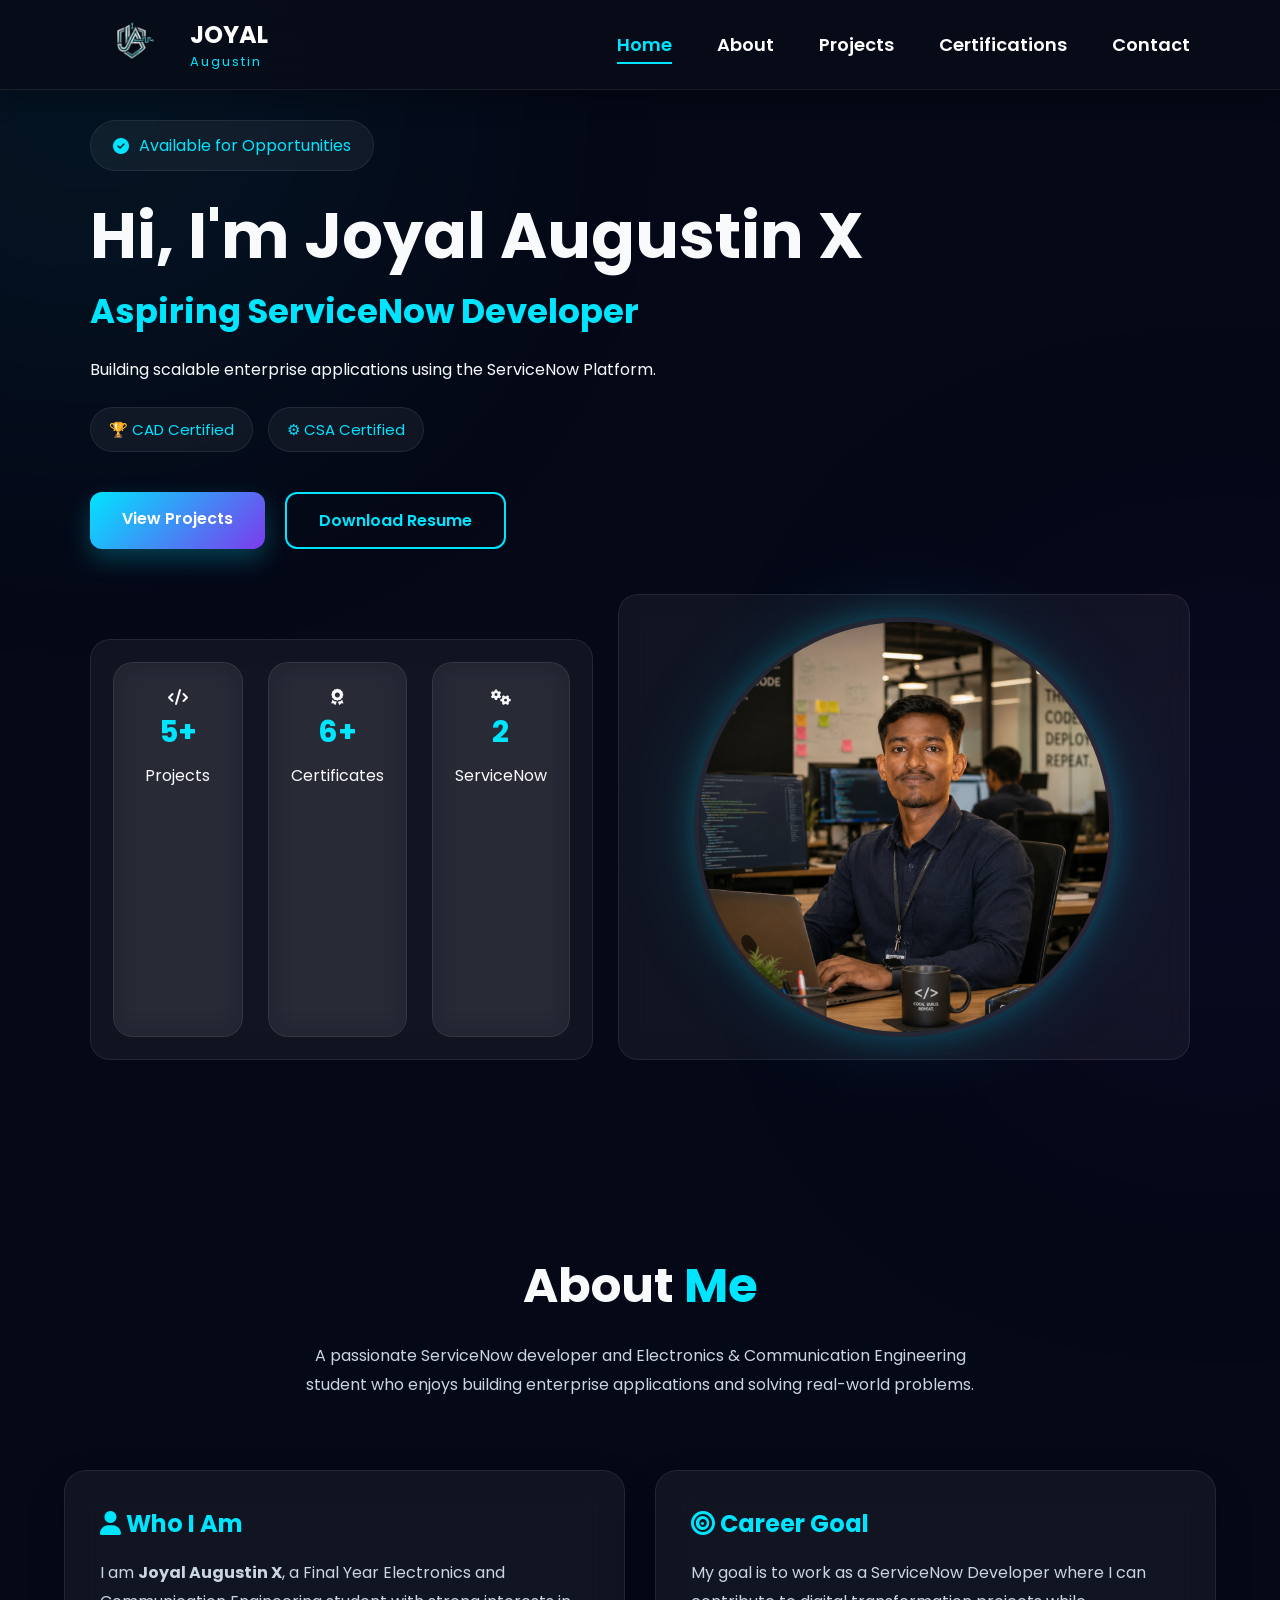
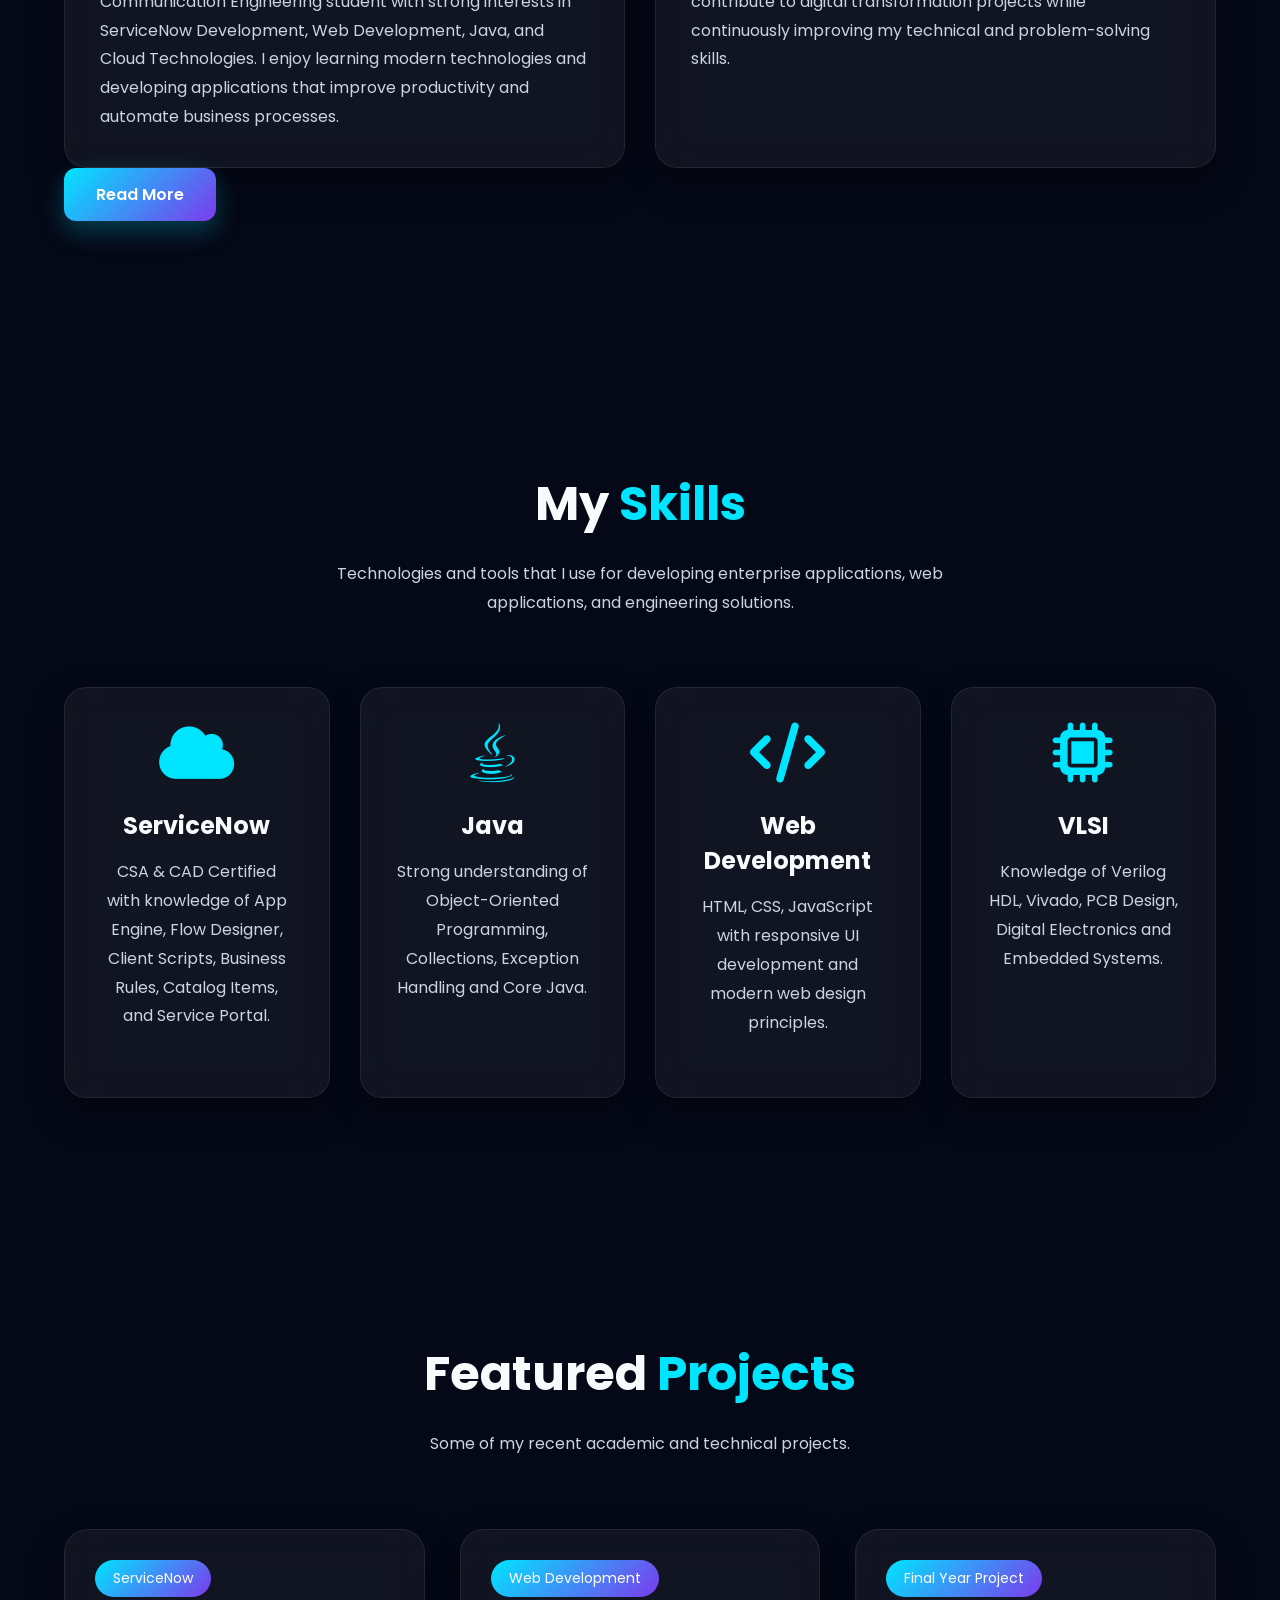
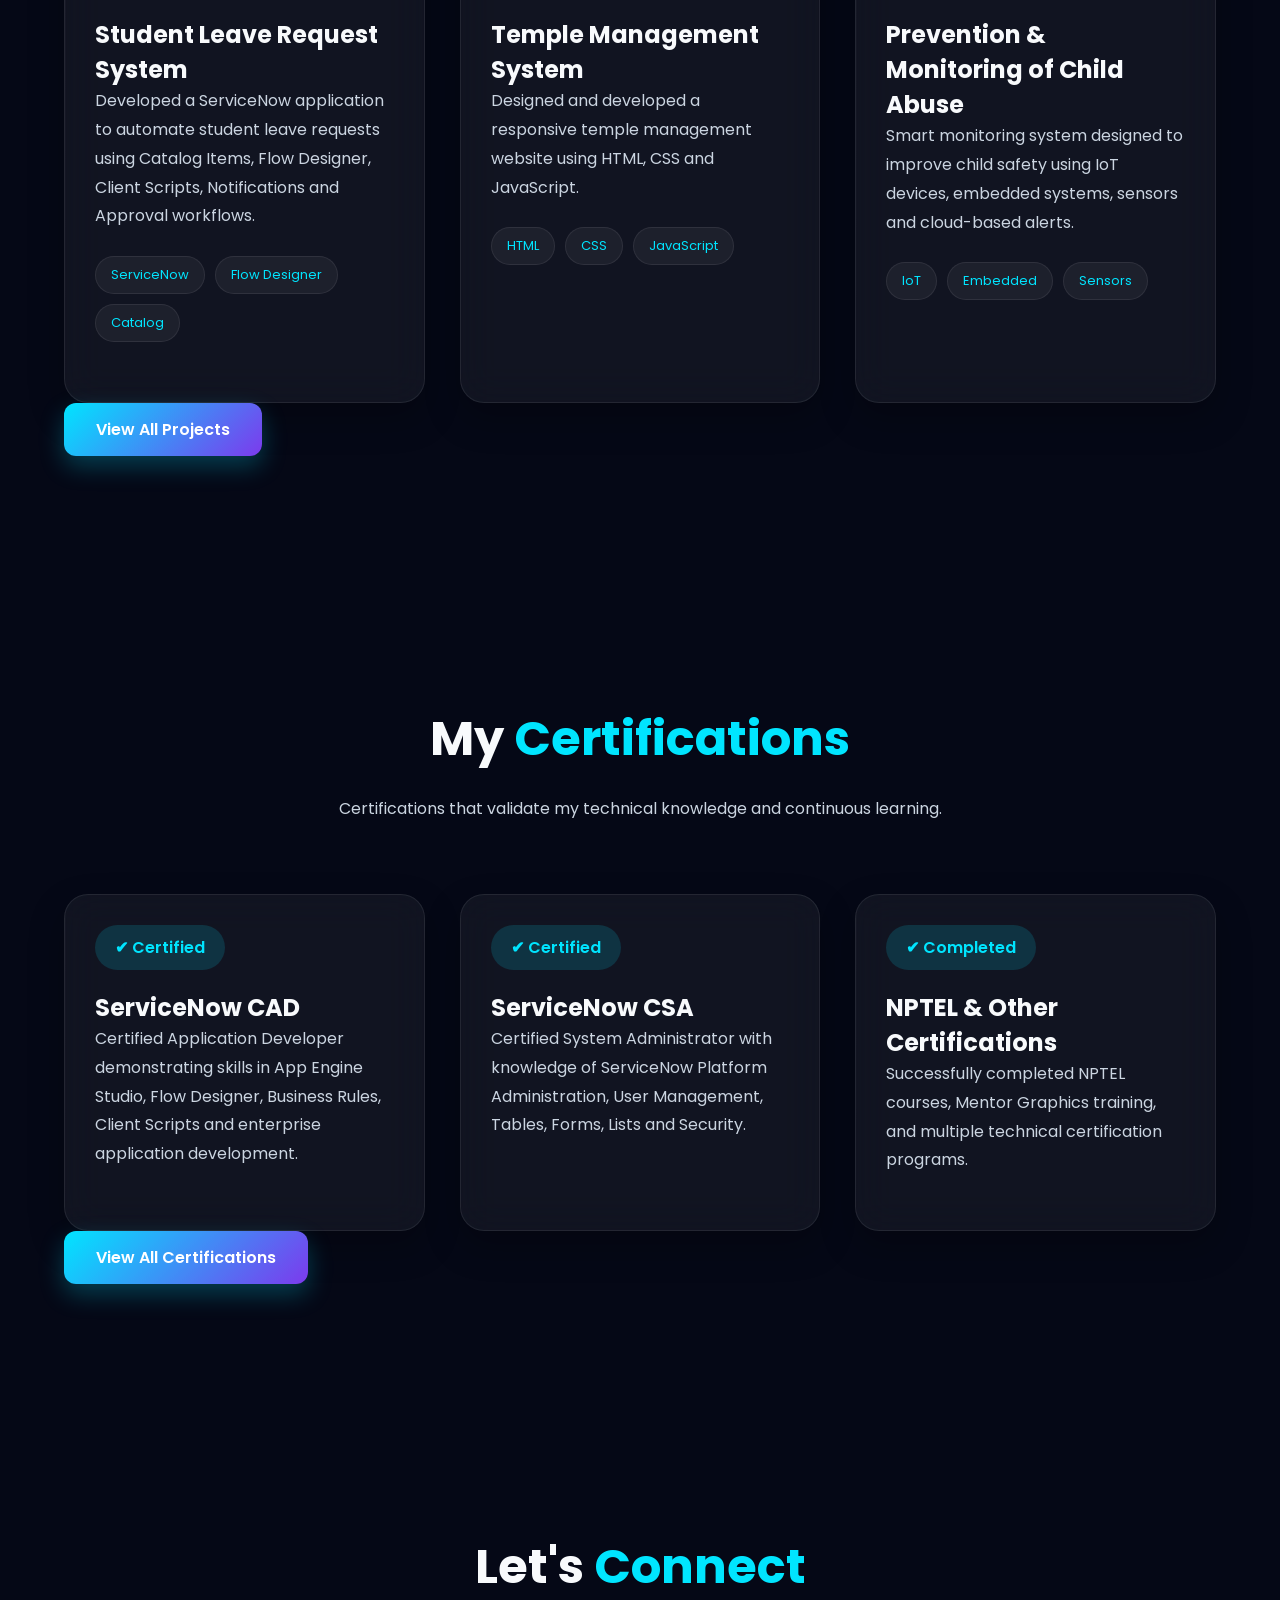
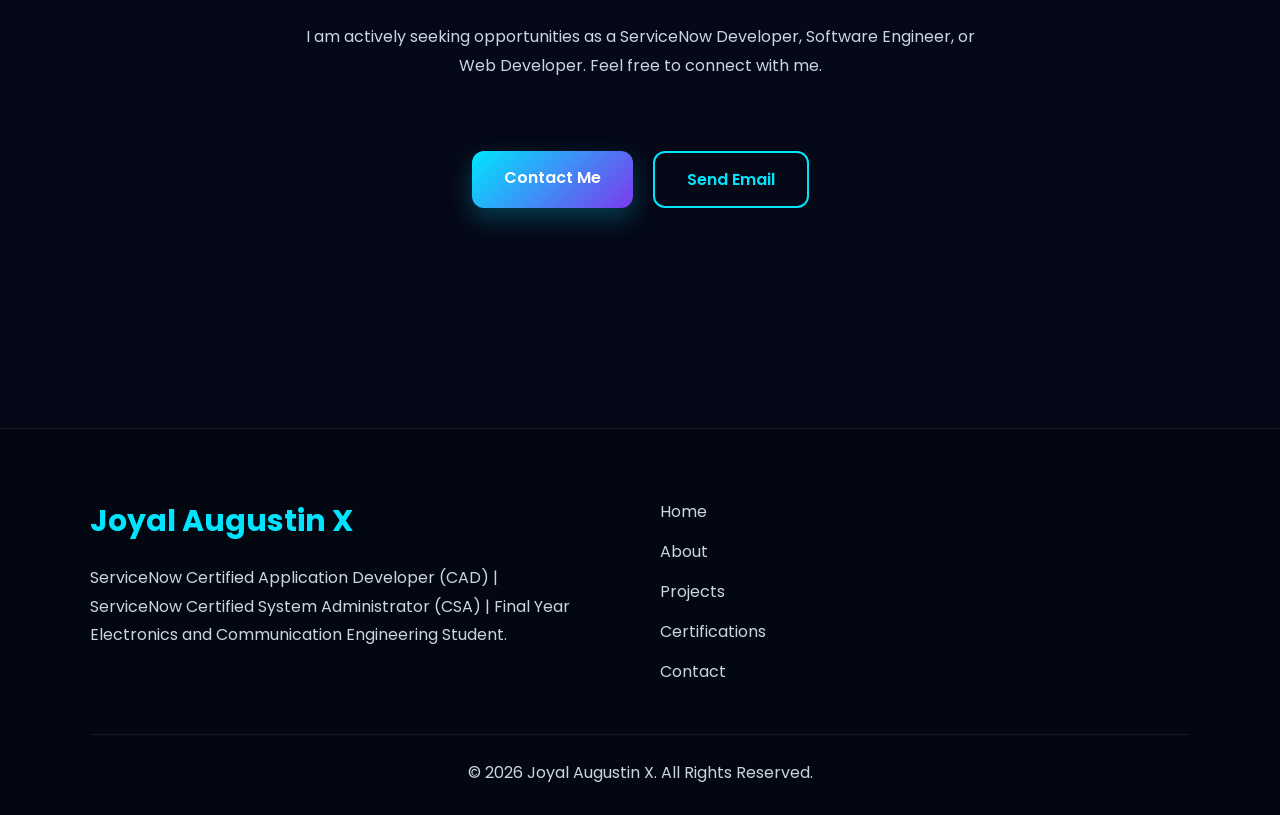
<file: index.html>
<!DOCTYPE html>
<html lang="en">

<head>

    <meta charset="UTF-8">
    <meta name="viewport" content="width=device-width, initial-scale=1.0">

    <title>Joyal Augustin X | Portfolio</title>

    <link rel="stylesheet" href="style.css">

    <!-- Google Font -->
    <link href="https://fonts.googleapis.com/css2?family=Poppins:wght@300;400;500;600;700;800&display=swap"
        rel="stylesheet">

    <!-- Font Awesome -->
    <link rel="stylesheet"
        href="https://cdnjs.cloudflare.com/ajax/libs/font-awesome/6.6.0/css/all.min.css">

    <!-- AOS Animation -->
    <link href="https://unpkg.com/aos@2.3.4/dist/aos.css"
        rel="stylesheet">

        <!-- Google tag (gtag.js) -->
<script async src="https://www.googletagmanager.com/gtag/js?id=G-2DMFQ2WFBQ"></script>
<script>
  window.dataLayer = window.dataLayer || [];
  function gtag(){dataLayer.push(arguments);}
  gtag('js', new Date());

  gtag('config', 'G-2DMFQ2WFBQ');
</script>

</head>

<body>

<!-- =========================
        HEADER
========================== -->

<header>

    <!-- Logo -->

    <div class="logo">

        <a href="index.html">

            <img src="images/logo.png" alt="Joyal Logo">

            <div class="logo-text">

                <h2>JOYAL</h2>

                <span> Augustin </span>

            </div>

        </a>

    </div>

    <!-- Mobile Menu -->

    <div class="menu-toggle">

        <i class="fas fa-bars"></i>

    </div>

    <!-- Navigation -->

    <nav>

        <ul>

            <li><a href="index.html" class="active">Home</a></li>

            <li><a href="about.html">About</a></li>

            <li><a href="projects.html">Projects</a></li>

            <li><a href="certifications.html">Certifications</a></li>

            <li><a href="contact.html">Contact</a></li>

        </ul>

    </nav>

</header>

<!-- =========================
        HERO
========================== -->

<section class="hero">

<div class="hero-left">

<div class="hero-badge">

<i class="fas fa-circle-check"></i>

Available for Opportunities

</div>

<h1>

Hi, I'm

<span>Joyal Augustin X</span>

</h1>

<h2>

Aspiring ServiceNow Developer

</h2>

<p class="hero-desc">

Building scalable enterprise applications
using the ServiceNow Platform.

</p>

<div class="hero-tags">

<span>🏆 CAD Certified</span>

<span>⚙ CSA Certified</span>

</div>
<div class="buttons">

<a href="projects.html" class="btn btn-primary">

View Projects

</a>

<a href="resume/Resume.pdf"

target="_blank"

class="btn btn-secondary">

Download Resume

</a>

</div>

<div class="hero-stats">

<div class="hero-stats">

<div class="stat-card">

<i class="fas fa-code"></i>

<h3>5+</h3>

<p>Projects</p>

</div>

<div class="stat-card">

<i class="fas fa-award"></i>

<h3>6+</h3>

<p>Certificates</p>

</div>

<div class="stat-card">

<i class="fas fa-cogs"></i>

<h3>2</h3>

<p>ServiceNow</p>

</div>

</div>
<div class="hero-right">

<img src="images/Profile.png">

</div>

</section>
<!-- =====================================
        ABOUT PREVIEW
====================================== -->

<section class="page-section" id="about">

    <h2 class="section-title">
        About <span>Me</span>
    </h2>

    <p class="section-subtitle">
        A passionate ServiceNow developer and Electronics &
        Communication Engineering student who enjoys building
        enterprise applications and solving real-world problems.
    </p>

    <div class="about-grid">

        <div class="about-card">

            <h3>
                <i class="fa-solid fa-user"></i>
                Who I Am
            </h3>

            <p>

                I am <strong>Joyal Augustin X</strong>, a Final Year
                Electronics and Communication Engineering student with
                strong interests in ServiceNow Development, Web
                Development, Java, and Cloud Technologies.

                I enjoy learning modern technologies and developing
                applications that improve productivity and automate
                business processes.

            </p>

        </div>

        <div class="about-card">

            <h3>
                <i class="fa-solid fa-bullseye"></i>
                Career Goal
            </h3>

            <p>

                My goal is to work as a ServiceNow Developer where I can
                contribute to digital transformation projects while
                continuously improving my technical and problem-solving
                skills.

            </p>

        </div>

    </div>

    <div class="text-center mt-50">

        <a href="about.html"
            class="btn btn-primary">

            Read More

        </a>

    </div>

</section>

<!-- =====================================
            SKILLS
====================================== -->

<section class="page-section">

    <h2 class="section-title">

        My <span>Skills</span>

    </h2>

    <p class="section-subtitle">

        Technologies and tools that I use for developing enterprise
        applications, web applications, and engineering solutions.

    </p>

    <div class="skill-grid">

        <div class="skill-card">

            <i class="fa-solid fa-cloud"></i>

            <h3>ServiceNow</h3>

            <p>
                CSA & CAD Certified with knowledge of App Engine,
                Flow Designer, Client Scripts, Business Rules,
                Catalog Items, and Service Portal.
            </p>

        </div>

        <div class="skill-card">

            <i class="fa-brands fa-java"></i>

            <h3>Java</h3>

            <p>

                Strong understanding of Object-Oriented Programming,
                Collections, Exception Handling and Core Java.

            </p>

        </div>

        <div class="skill-card">

            <i class="fa-solid fa-code"></i>

            <h3>Web Development</h3>

            <p>

                HTML, CSS, JavaScript with responsive UI development
                and modern web design principles.

            </p>

        </div>

        <div class="skill-card">

            <i class="fa-solid fa-microchip"></i>

            <h3>VLSI</h3>

            <p>

                Knowledge of Verilog HDL, Vivado, PCB Design,
                Digital Electronics and Embedded Systems.

            </p>

        </div>

    </div>

</section>

<!-- =====================================
        FEATURED PROJECTS
====================================== -->

<section class="page-section">

    <h2 class="section-title">

        Featured <span>Projects</span>

    </h2>

    <p class="section-subtitle">

        Some of my recent academic and technical projects.

    </p>

    <div class="project-grid">

        <!-- Project 1 -->

        <div class="project-card">

            <div class="project-content">

                <span class="project-badge">

                    ServiceNow

                </span>

                <h2>

                    Student Leave Request System

                </h2>

                <p>

                    Developed a ServiceNow application to automate
                    student leave requests using Catalog Items,
                    Flow Designer, Client Scripts,
                    Notifications and Approval workflows.

                </p>

                <div class="tech-stack">

                    <span>ServiceNow</span>

                    <span>Flow Designer</span>

                    <span>Catalog</span>

                </div>

            </div>

        </div>

        <!-- Project 2 -->

        <div class="project-card">

            <div class="project-content">

                <span class="project-badge">

                    Web Development

                </span>

                <h2>

                    Temple Management System

                </h2>

                <p>

                    Designed and developed a responsive temple
                    management website using HTML, CSS and
                    JavaScript.

                </p>

                <div class="tech-stack">

                    <span>HTML</span>

                    <span>CSS</span>

                    <span>JavaScript</span>

                </div>

            </div>

        </div>

        <!-- Project 3 -->

        <div class="project-card">

            <div class="project-content">

                <span class="project-badge">

                    Final Year Project

                </span>

                <h2>

                    Prevention & Monitoring of Child Abuse

                </h2>

                <p>

                    Smart monitoring system designed to improve child
                    safety using IoT devices, embedded systems,
                    sensors and cloud-based alerts.

                </p>

                <div class="tech-stack">

                    <span>IoT</span>

                    <span>Embedded</span>

                    <span>Sensors</span>

                </div>

            </div>

        </div>

    </div>

    <div class="text-center mt-50">

        <a href="projects.html"
            class="btn btn-primary">

            View All Projects

        </a>

    </div>

</section>
<!-- =====================================
        CERTIFICATIONS
====================================== -->

<section class="page-section">

    <h2 class="section-title">
        My <span>Certifications</span>
    </h2>

    <p class="section-subtitle">
        Certifications that validate my technical knowledge and continuous learning.
    </p>

    <div class="cert-grid">

        <div class="cert-card">

            <div class="cert-content">

                <span class="cert-status">
                    ✔ Certified
                </span>

                <h2>ServiceNow CAD</h2>

                <p>
                    Certified Application Developer demonstrating
                    skills in App Engine Studio, Flow Designer,
                    Business Rules, Client Scripts and enterprise
                    application development.
                </p>

            </div>

        </div>

        <div class="cert-card">

            <div class="cert-content">

                <span class="cert-status">
                    ✔ Certified
                </span>

                <h2>ServiceNow CSA</h2>

                <p>
                    Certified System Administrator with knowledge of
                    ServiceNow Platform Administration,
                    User Management, Tables, Forms,
                    Lists and Security.
                </p>

            </div>

        </div>

        <div class="cert-card">

            <div class="cert-content">

                <span class="cert-status">
                    ✔ Completed
                </span>

                <h2>NPTEL & Other Certifications</h2>

                <p>
                    Successfully completed NPTEL courses,
                    Mentor Graphics training,
                    and multiple technical certification programs.
                </p>

            </div>

        </div>

    </div>

    <div class="text-center mt-50">

        <a href="certifications.html"
            class="btn btn-primary">

            View All Certifications

        </a>

    </div>

</section>

<!-- =====================================
        CONTACT CTA
====================================== -->

<section class="page-section text-center">

    <h2 class="section-title">

        Let's <span>Connect</span>

    </h2>

    <p class="section-subtitle">

        I am actively seeking opportunities as a
        ServiceNow Developer, Software Engineer,
        or Web Developer. Feel free to connect with me.

    </p>

    <div class="buttons" style="justify-content:center;">

        <a href="contact.html"
            class="btn btn-primary">

            Contact Me

        </a>

        <a href="mailto:joyalaugustin17@gmail.com"
            class="btn btn-secondary">

            Send Email

        </a>

    </div>

</section>

<!-- =====================================
        FOOTER
====================================== -->

<footer>

    <div class="footer-container">

        <div class="footer-left">

            <h2>Joyal Augustin X</h2>

            <p>

                ServiceNow Certified Application Developer (CAD) |
                ServiceNow Certified System Administrator (CSA) |
                Final Year Electronics and Communication Engineering Student.

            </p>

        </div>

        <div class="footer-links">

            <a href="index.html">Home</a>

            <a href="about.html">About</a>

            <a href="projects.html">Projects</a>

            <a href="certifications.html">Certifications</a>

            <a href="contact.html">Contact</a>

        </div>

    </div>

    <div class="footer-bottom">

        © 2026 Joyal Augustin X. All Rights Reserved.

    </div>

</footer>

<!-- Scroll to Top -->

<a href="#" class="scroll-top">

    <i class="fas fa-arrow-up"></i>

</a>

<!-- AOS -->

<script src="https://unpkg.com/aos@2.3.4/dist/aos.js"></script>

<script>
AOS.init({
    duration:1000,
    once:true
});
</script>

<!-- Main JavaScript -->

<script src="script.js"></script>

</body>
</html>
</file>
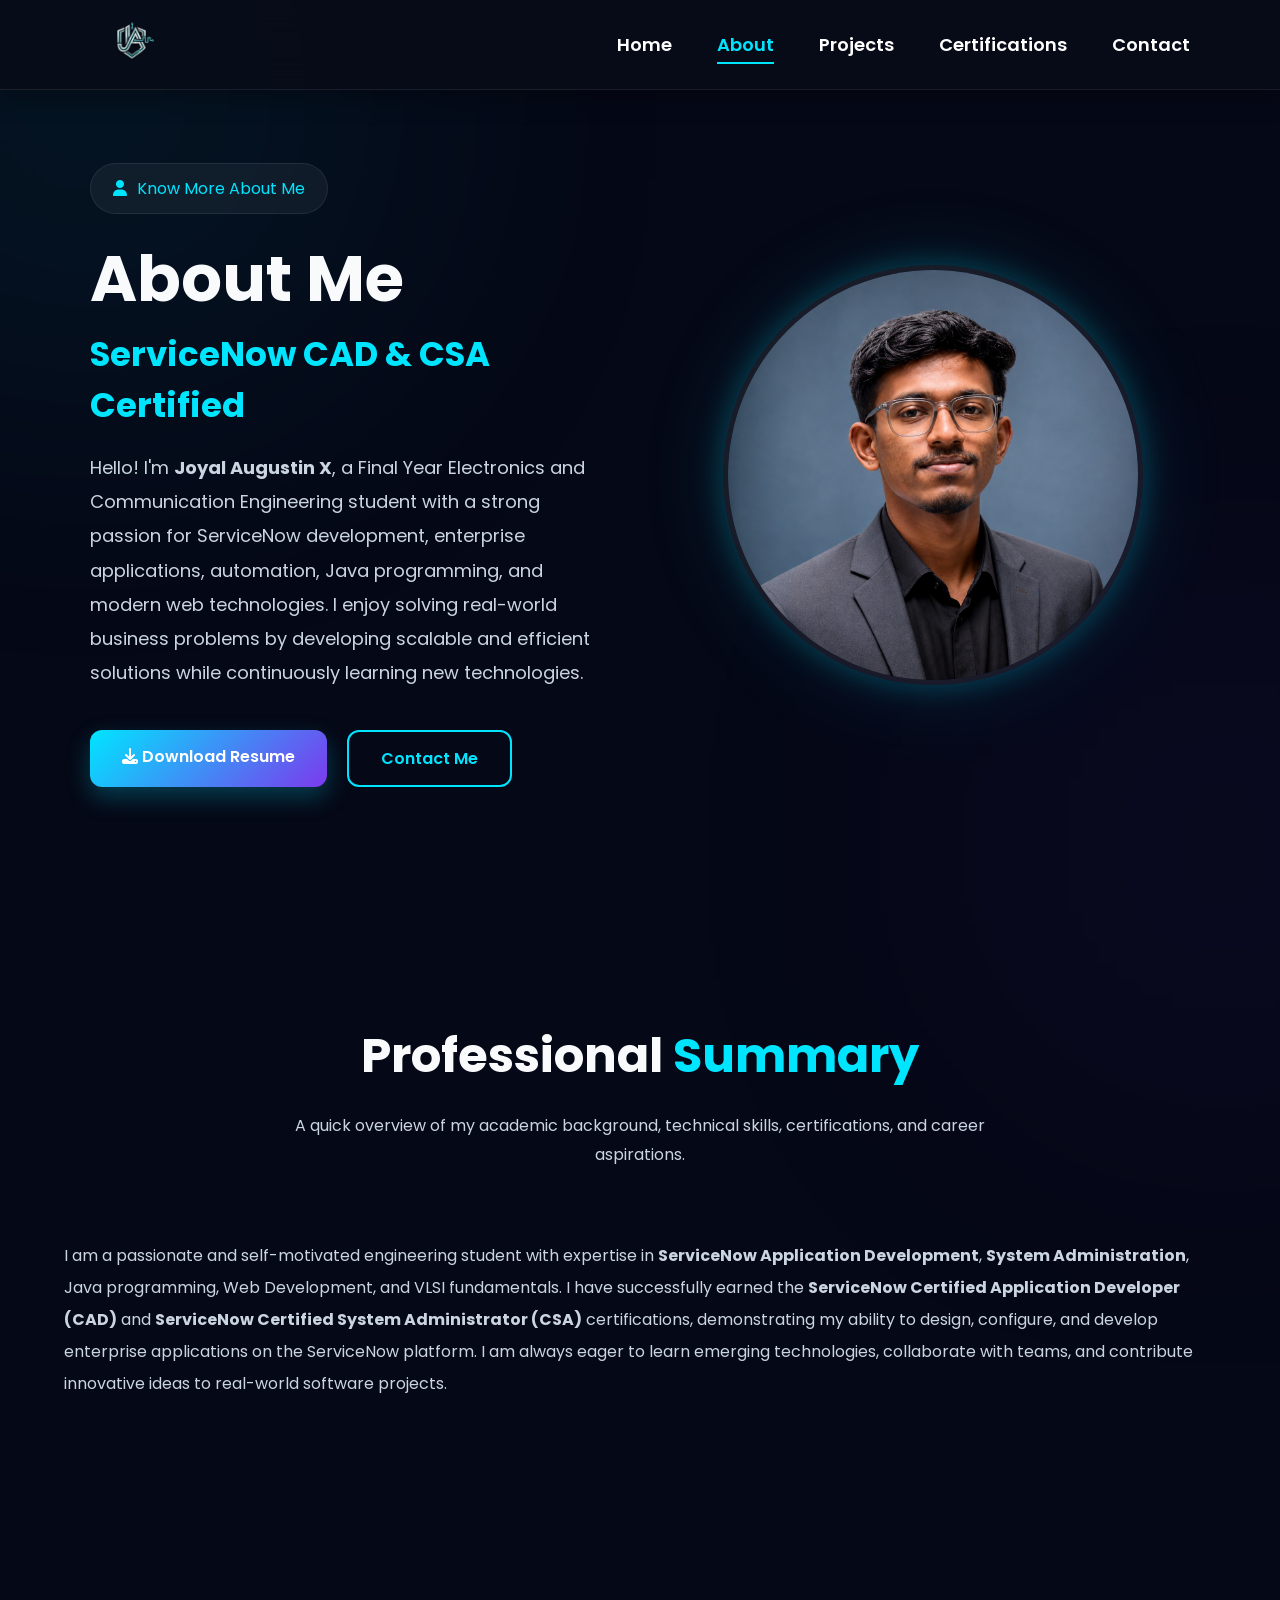
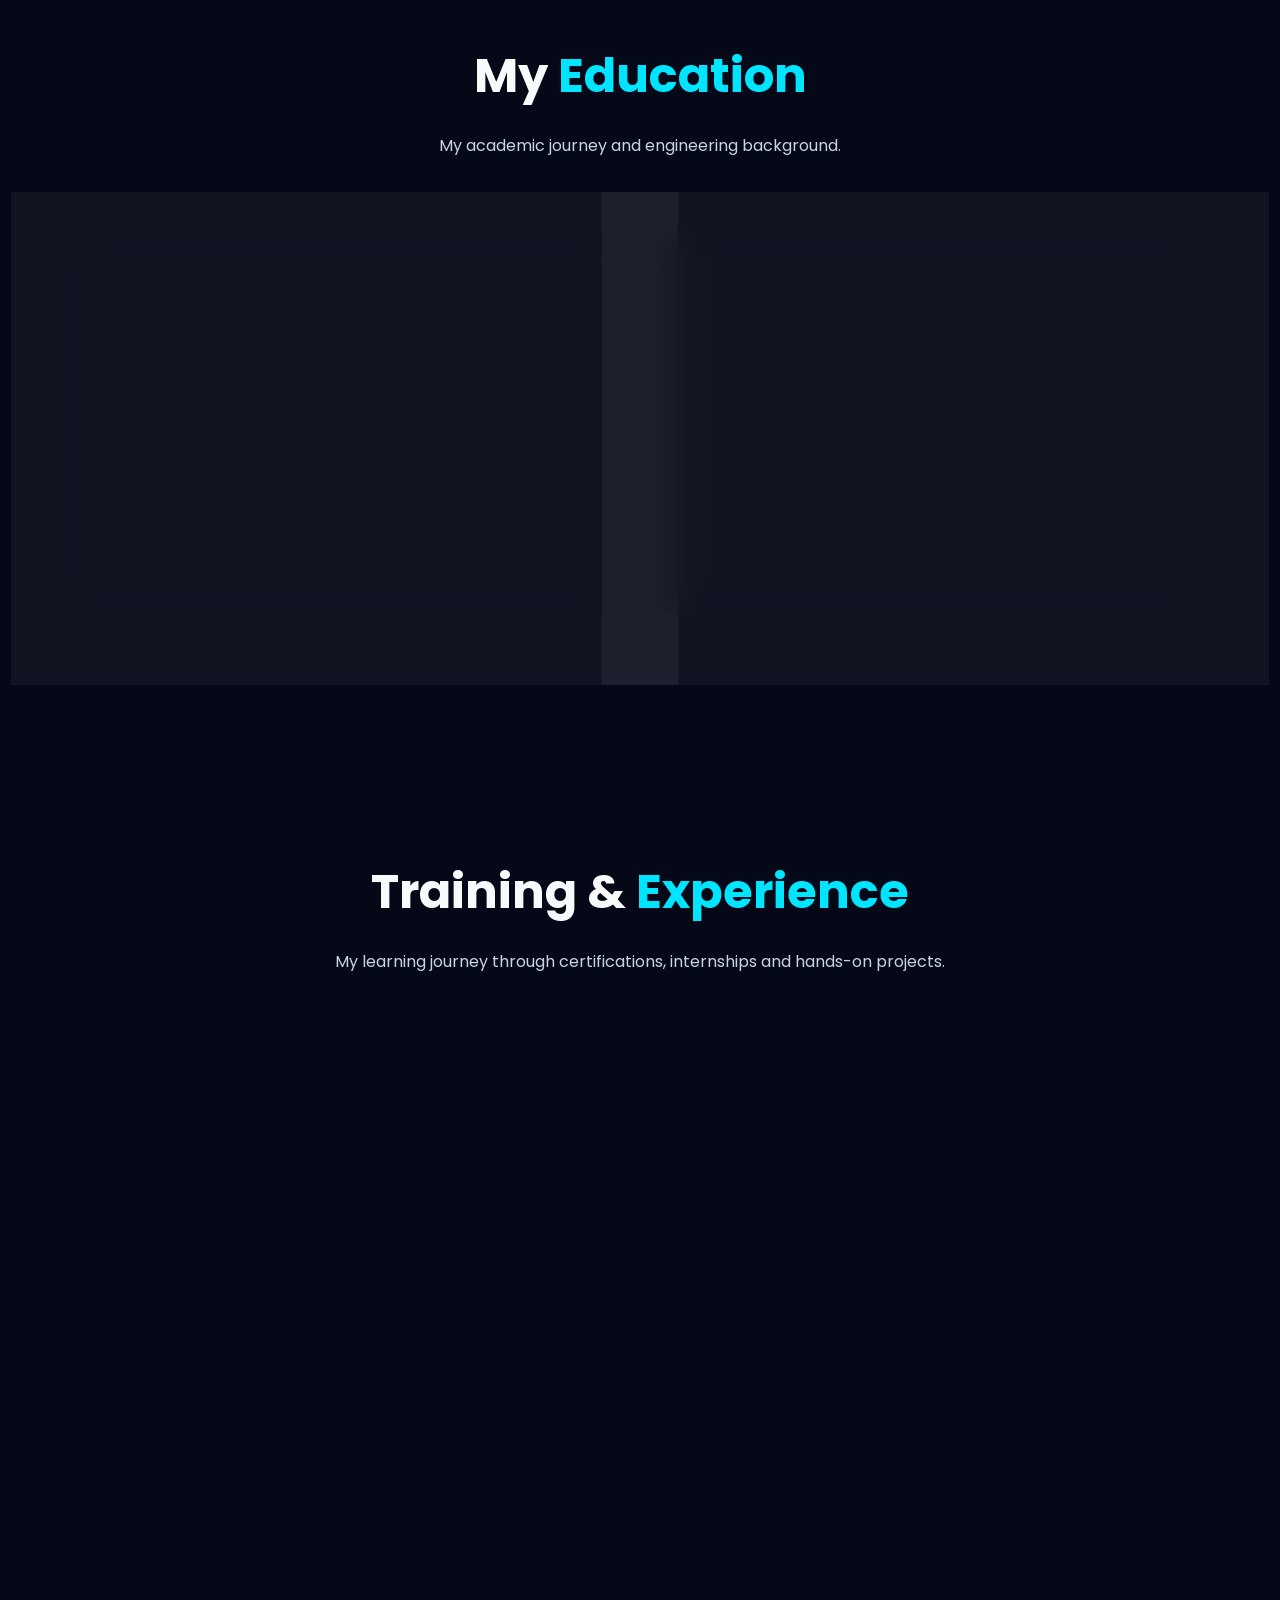
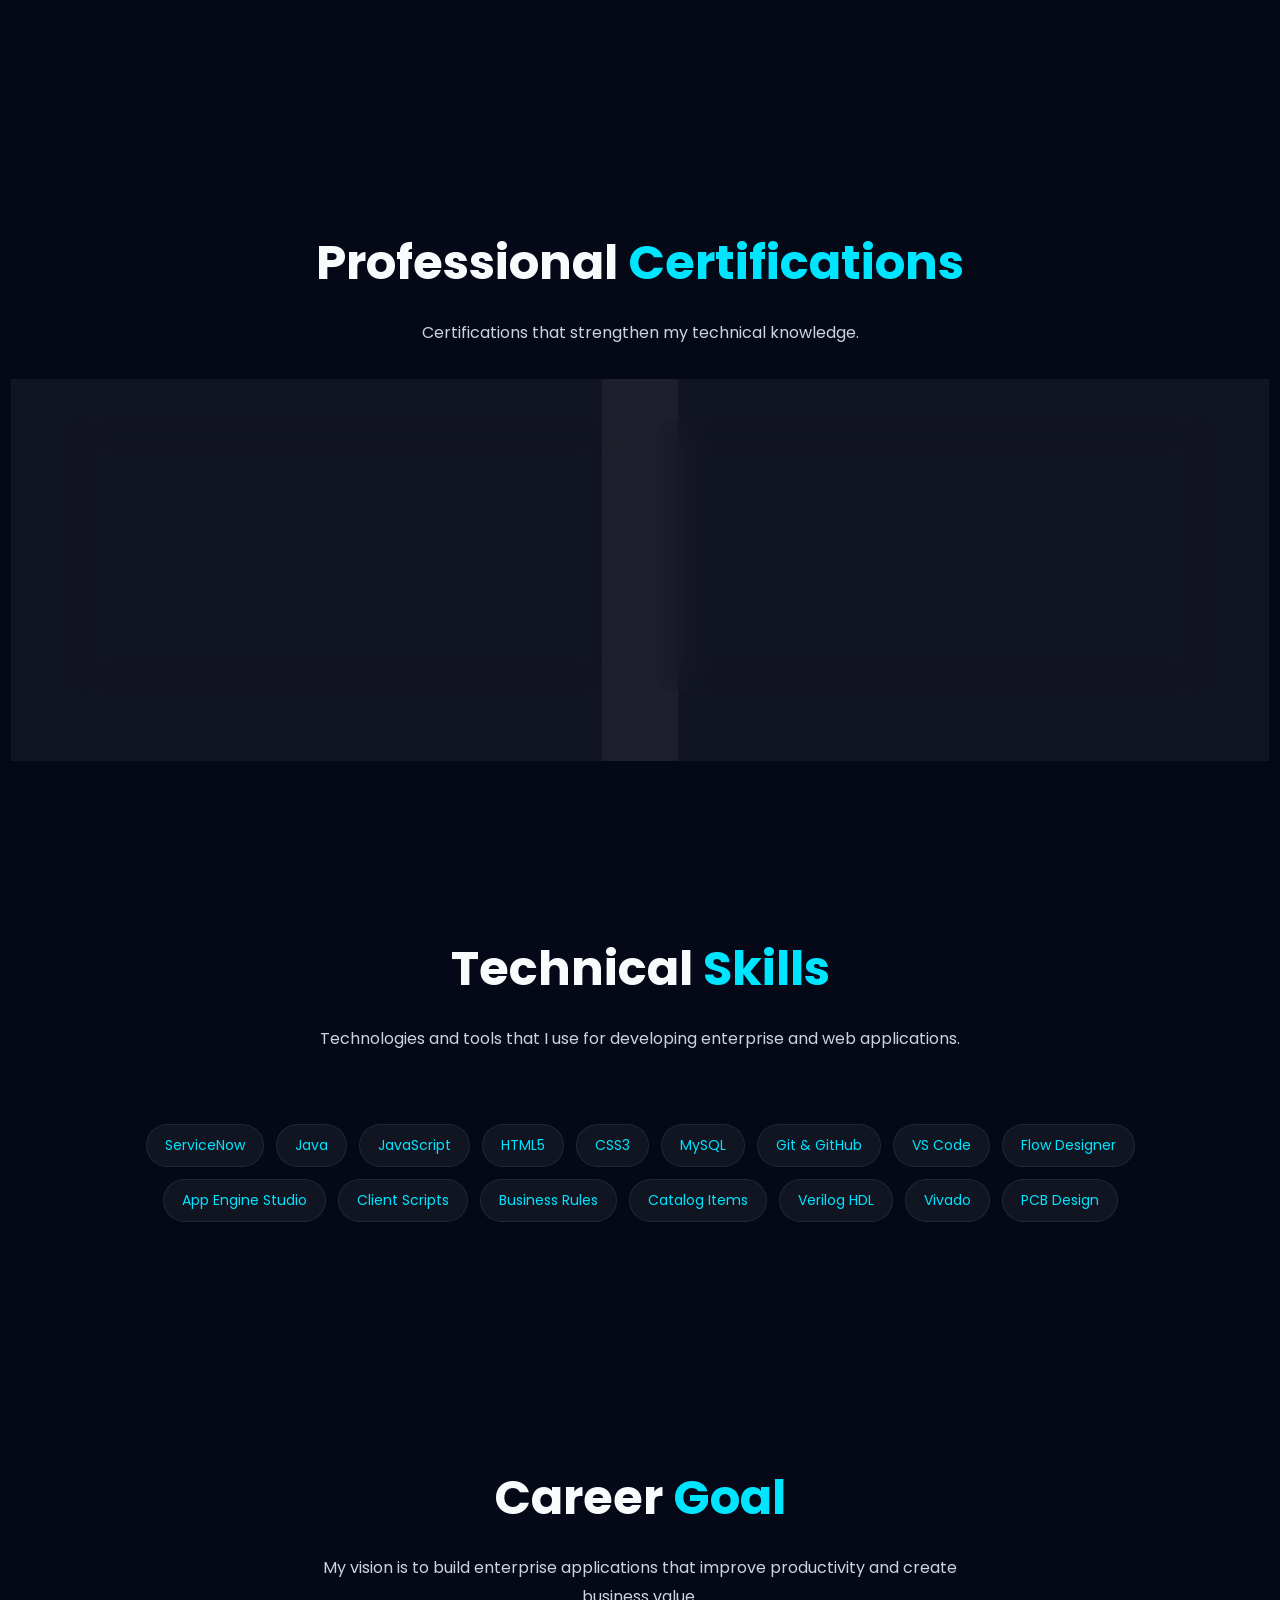
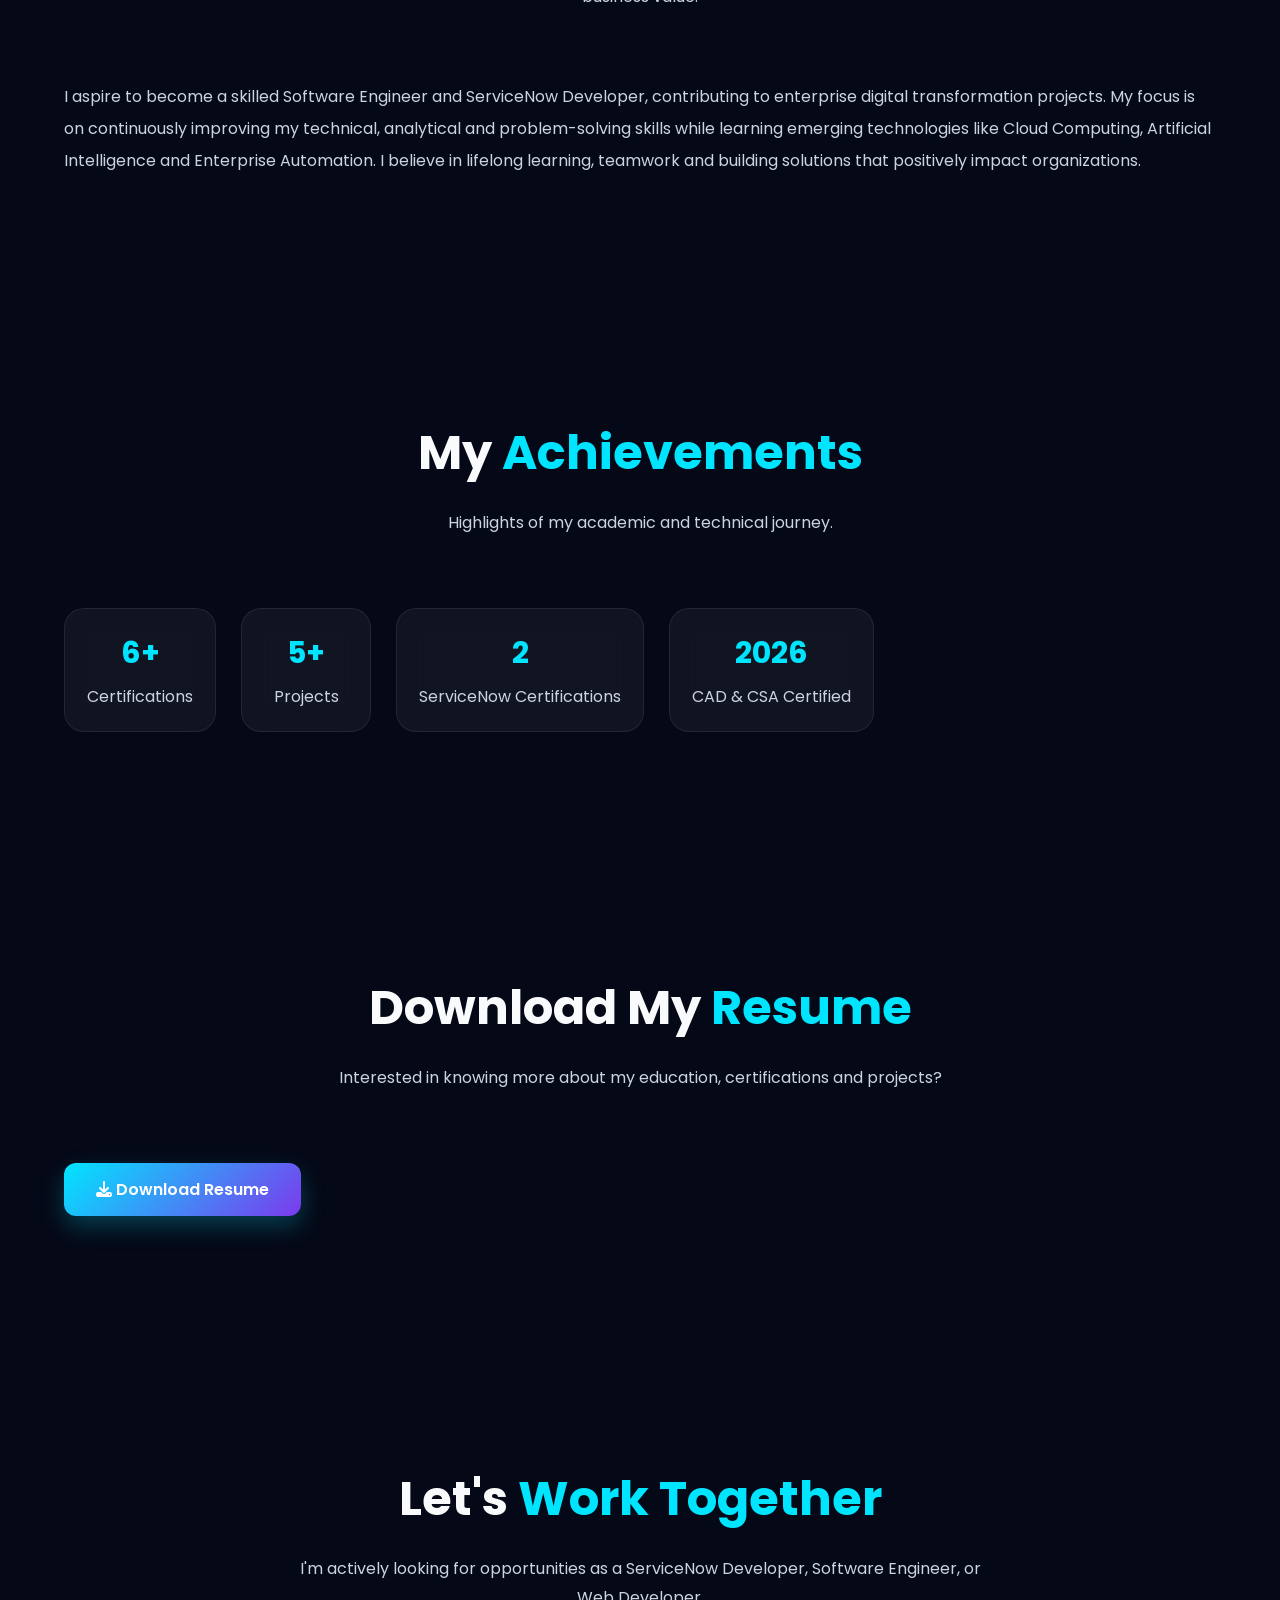
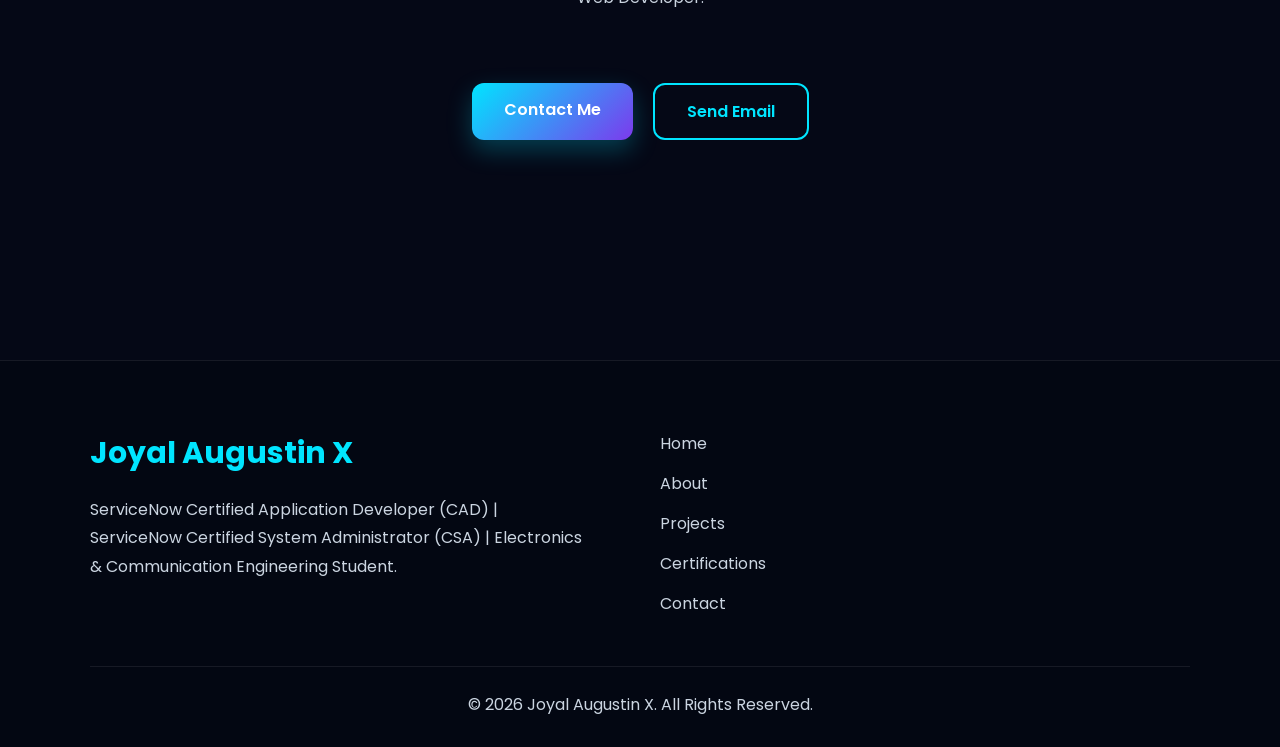
<file: about.html>
<!DOCTYPE html>
<html lang="en">

<head>

    <meta charset="UTF-8">
    <meta name="viewport" content="width=device-width, initial-scale=1.0">

    <title>About | Joyal Augustin X</title>

    <link rel="stylesheet" href="style.css">

    <!-- Google Font -->
    <link href="https://fonts.googleapis.com/css2?family=Poppins:wght@300;400;500;600;700;800&display=swap"
        rel="stylesheet">

    <!-- Font Awesome -->
    <link rel="stylesheet"
        href="https://cdnjs.cloudflare.com/ajax/libs/font-awesome/6.6.0/css/all.min.css">

    <!-- AOS -->
    <link href="https://unpkg.com/aos@2.3.4/dist/aos.css"
        rel="stylesheet">

        <!-- Google tag (gtag.js) -->
<script async src="https://www.googletagmanager.com/gtag/js?id=G-2DMFQ2WFBQ"></script>
<script>
  window.dataLayer = window.dataLayer || [];
  function gtag(){dataLayer.push(arguments);}
  gtag('js', new Date());

  gtag('config', 'G-2DMFQ2WFBQ');
</script>

</head>

<body>

<!-- =========================
        HEADER
========================== -->

<header>

    <div class="logo">

    <a href="index.html">

        <img src="images/logo.png"
             alt="Joyal Augustin Logo">

    </a>

</div>

    <div class="menu-toggle">
        <i class="fas fa-bars"></i>
    </div>

    <nav>

        <ul>

            <li><a href="index.html">Home</a></li>

            <li><a href="about.html" class="active">About</a></li>

            <li><a href="projects.html">Projects</a></li>

            <li><a href="certifications.html">Certifications</a></li>

            <li><a href="contact.html">Contact</a></li>

        </ul>

    </nav>

</header>

<!-- =========================
        ABOUT HERO
========================== -->

<section class="hero">

    <div class="hero-left fade-left">

        <div class="hero-badge">

            <i class="fa-solid fa-user"></i>

            Know More About Me

        </div>

        <h1>

            About
            <span class="text-primary">

                Me

            </span>

        </h1>

        <h2>

            ServiceNow CAD & CSA Certified

        </h2>

        <p class="description">

            Hello! I'm <strong>Joyal Augustin X</strong>, a Final Year
            Electronics and Communication Engineering student with a
            strong passion for ServiceNow development, enterprise
            applications, automation, Java programming, and modern web
            technologies.

            I enjoy solving real-world business problems by developing
            scalable and efficient solutions while continuously learning
            new technologies.

        </p>

        <div class="buttons">

            <a href="resume/Resume.pdf"
                target="_blank"
                class="btn btn-primary">

                <i class="fas fa-download"></i>

                Download Resume

            </a>

            <a href="contact.html"
                class="btn btn-secondary">

                Contact Me

            </a>

        </div>

    </div>

    <div class="hero-right fade-right">

        <img src="images/about.png"
            alt="Joyal Augustin X">

    </div>

</section>

<!-- =========================
        PROFESSIONAL SUMMARY
========================== -->

<section class="page-section">

    <h2 class="section-title">

        Professional
        <span>Summary</span>

    </h2>

    <p class="section-subtitle">

        A quick overview of my academic background, technical skills,
        certifications, and career aspirations.

    </p>

    <div class="glass-card">

        <p style="line-height:2; color:var(--text);">

            I am a passionate and self-motivated engineering student
            with expertise in <strong>ServiceNow Application
            Development</strong>, <strong>System Administration</strong>,
            Java programming, Web Development, and VLSI fundamentals.

            I have successfully earned the
            <strong>ServiceNow Certified Application Developer (CAD)</strong>
            and
            <strong>ServiceNow Certified System Administrator (CSA)</strong>
            certifications, demonstrating my ability to design,
            configure, and develop enterprise applications on the
            ServiceNow platform.

            I am always eager to learn emerging technologies,
            collaborate with teams, and contribute innovative ideas to
            real-world software projects.

        </p>

    </div>

</section>
<!-- =====================================
        EDUCATION
====================================== -->

<section class="page-section">

    <h2 class="section-title">

        My <span>Education</span>

    </h2>

    <p class="section-subtitle">

        My academic journey and engineering background.

    </p>

    <div class="about-grid">

        <div class="about-card">

            <h3>

                <i class="fas fa-graduation-cap"></i>

                Bachelor of Engineering

            </h3>

            <p>

                <strong>Electronics and Communication Engineering</strong>

            </p>

            <p>

                M. Kumarasamy College of Engineering

            </p>

            <p>

                Anna University

            </p>

            <p>

                CGPA : <strong>7.96</strong>

            </p>

            <p>

                Final Year Student

            </p>

        </div>

        <div class="about-card">

            <h3>

                <i class="fas fa-book-open"></i>

                Areas of Interest

            </h3>

            <ul>

                <li>ServiceNow Development</li>

                <li>Enterprise Applications</li>

                <li>Workflow Automation</li>

                <li>Java Programming</li>

                <li>Web Development</li>

                <li>Cloud Technologies</li>

                <li>VLSI Design</li>

            </ul>

        </div>

    </div>

</section>

<!-- =====================================
        EXPERIENCE
====================================== -->

<section class="page-section">

    <h2 class="section-title">

        Training &
        <span>Experience</span>

    </h2>

    <p class="section-subtitle">

        My learning journey through certifications, internships and
        hands-on projects.

    </p>

    <div class="timeline">

        <div class="timeline-item">

            <div class="timeline-dot"></div>

            <h3>

                ServiceNow Certified Application Developer (CAD)

            </h3>

            <span>2026</span>

            <p>

                Successfully completed the CAD certification with
                practical knowledge in App Engine Studio,
                Flow Designer, Client Scripts,
                Business Rules and enterprise application
                development.

            </p>

        </div>

        <div class="timeline-item">

            <div class="timeline-dot"></div>

            <h3>

                ServiceNow Certified System Administrator (CSA)

            </h3>

            <span>2026</span>

            <p>

                Gained strong knowledge in administration,
                tables, forms, users, security,
                notifications and ServiceNow platform
                configuration.

            </p>

        </div>

        <div class="timeline-item">

            <div class="timeline-dot"></div>

            <h3>

                Technical Internship

            </h3>

            <span>Industry Training</span>

            <p>

                Completed professional technical training,
                gaining hands-on experience in modern
                software development practices,
                enterprise platforms and collaborative
                project development.

            </p>

        </div>

    </div>

</section>

<!-- =====================================
        CERTIFICATIONS
====================================== -->

<section class="page-section">

    <h2 class="section-title">

        Professional
        <span>Certifications</span>

    </h2>

    <p class="section-subtitle">

        Certifications that strengthen my technical knowledge.

    </p>

    <div class="about-grid">

        <div class="about-card">

            <h3>

                <i class="fas fa-award"></i>

                ServiceNow

            </h3>

            <ul>

                <li>ServiceNow Certified Application Developer (CAD)</li>

                <li>ServiceNow Certified System Administrator (CSA)</li>

                <li>Welcome to ServiceNow Micro-Certification</li>

            </ul>

        </div>

        <div class="about-card">

            <h3>

                <i class="fas fa-certificate"></i>

                Other Certifications

            </h3>

            <ul>

                <li>NPTEL - Cloud Computing</li>

                <li>NPTEL - Network Security</li>

                <li>Mentor Graphics Training</li>

                <li>Technical Workshops & Hackathons</li>

            </ul>

        </div>

    </div>

</section>

<!-- =====================================
        TECHNICAL SKILLS
====================================== -->

<section class="page-section">

    <h2 class="section-title">

        Technical
        <span>Skills</span>

    </h2>

    <p class="section-subtitle">

        Technologies and tools that I use for developing enterprise
        and web applications.

    </p>

    <div class="skill-tags">

        <span>ServiceNow</span>

        <span>Java</span>

        <span>JavaScript</span>

        <span>HTML5</span>

        <span>CSS3</span>

        <span>MySQL</span>

        <span>Git & GitHub</span>

        <span>VS Code</span>

        <span>Flow Designer</span>

        <span>App Engine Studio</span>

        <span>Client Scripts</span>

        <span>Business Rules</span>

        <span>Catalog Items</span>

        <span>Verilog HDL</span>

        <span>Vivado</span>

        <span>PCB Design</span>

    </div>

</section>
<!-- =====================================
        CAREER GOALS
====================================== -->

<section class="page-section">

    <h2 class="section-title">

        Career <span>Goal</span>

    </h2>

    <p class="section-subtitle">

        My vision is to build enterprise applications that improve
        productivity and create business value.

    </p>

    <div class="glass-card">

        <p style="line-height:2; color:var(--text);">

            I aspire to become a skilled Software Engineer and
            ServiceNow Developer, contributing to enterprise
            digital transformation projects.

            My focus is on continuously improving my technical,
            analytical and problem-solving skills while learning
            emerging technologies like Cloud Computing, Artificial
            Intelligence and Enterprise Automation.

            I believe in lifelong learning, teamwork and building
            solutions that positively impact organizations.

        </p>

    </div>

</section>

<!-- =====================================
        ACHIEVEMENTS
====================================== -->

<section class="page-section">

    <h2 class="section-title">

        My <span>Achievements</span>

    </h2>

    <p class="section-subtitle">

        Highlights of my academic and technical journey.

    </p>

    <div class="hero-stats">

        <div>

            <h3>6+</h3>

            <span>Certifications</span>

        </div>

        <div>

            <h3>5+</h3>

            <span>Projects</span>

        </div>

        <div>

            <h3>2</h3>

            <span>ServiceNow Certifications</span>

        </div>

        <div>

            <h3>2026</h3>

            <span>CAD & CSA Certified</span>

        </div>

    </div>

</section>

<!-- =====================================
        RESUME
====================================== -->

<section class="page-section text-center">

    <h2 class="section-title">

        Download My <span>Resume</span>

    </h2>

    <p class="section-subtitle">

        Interested in knowing more about my education,
        certifications and projects?

    </p>

    <a href="resume/Resume.pdf"

        target="_blank"

        class="btn btn-primary">

        <i class="fas fa-download"></i>

        Download Resume

    </a>

</section>

<!-- =====================================
        CONTACT CTA
====================================== -->

<section class="page-section text-center">

    <h2 class="section-title">

        Let's <span>Work Together</span>

    </h2>

    <p class="section-subtitle">

        I'm actively looking for opportunities as a
        ServiceNow Developer, Software Engineer,
        or Web Developer.

    </p>

    <div class="buttons" style="justify-content:center;">

        <a href="contact.html"

            class="btn btn-primary">

            Contact Me

        </a>

        <a href="mailto:joyalaugustin17@gmail.com"

            class="btn btn-secondary">

            Send Email

        </a>

    </div>

</section>

<!-- =====================================
        FOOTER
====================================== -->

<footer>

    <div class="footer-container">

        <div class="footer-left">

            <h2>Joyal Augustin X</h2>

            <p>

                ServiceNow Certified Application Developer (CAD) |
                ServiceNow Certified System Administrator (CSA) |
                Electronics & Communication Engineering Student.

            </p>

        </div>

        <div class="footer-links">

            <a href="index.html">Home</a>

            <a href="about.html">About</a>

            <a href="projects.html">Projects</a>

            <a href="certifications.html">Certifications</a>

            <a href="contact.html">Contact</a>

        </div>

    </div>

    <div class="footer-bottom">

        © 2026 Joyal Augustin X. All Rights Reserved.

    </div>

</footer>

<!-- Scroll To Top -->

<a href="#" class="scroll-top">

    <i class="fas fa-arrow-up"></i>

</a>

<!-- =========================
        AOS
========================== -->

<script src="https://unpkg.com/aos@2.3.4/dist/aos.js"></script>

<script>

AOS.init({

    duration:1000,

    once:true

});

</script>

<!-- Main JavaScript -->

<script src="script.js"></script>

</body>

</html>
</file>
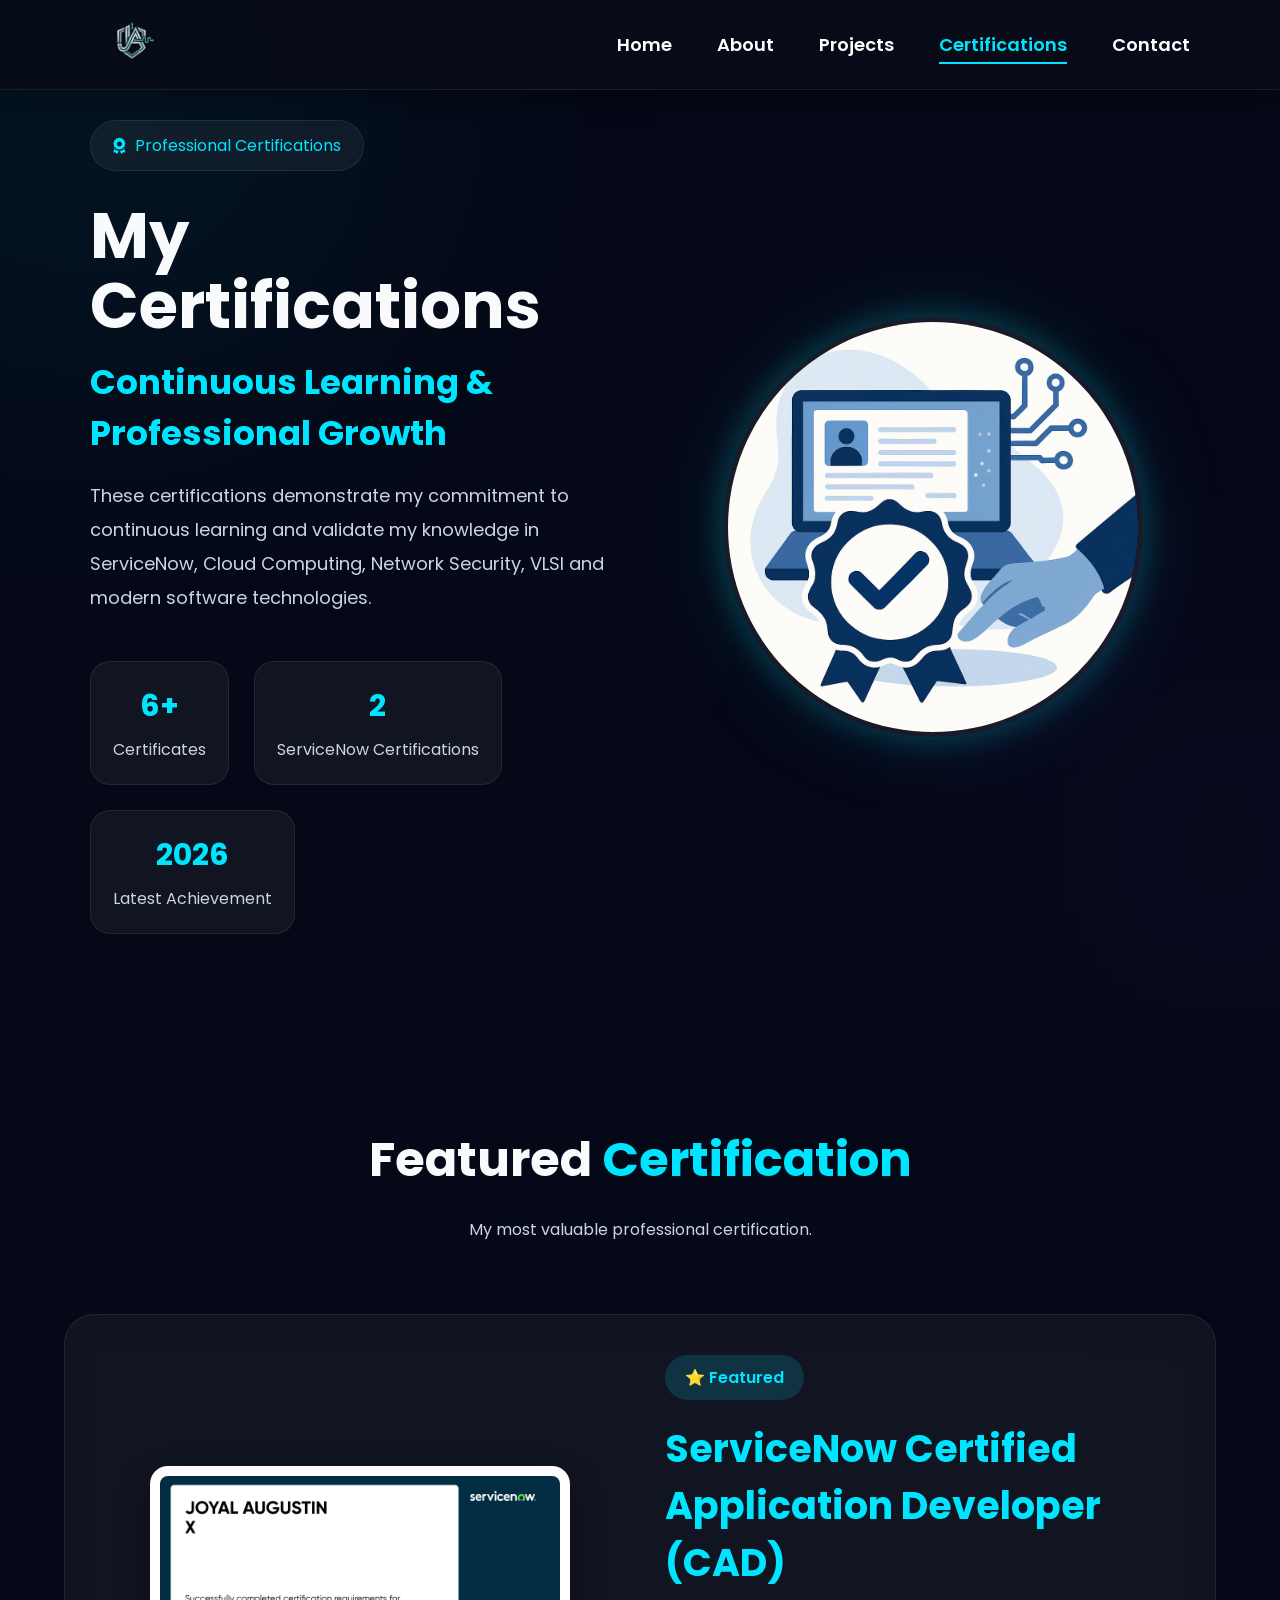
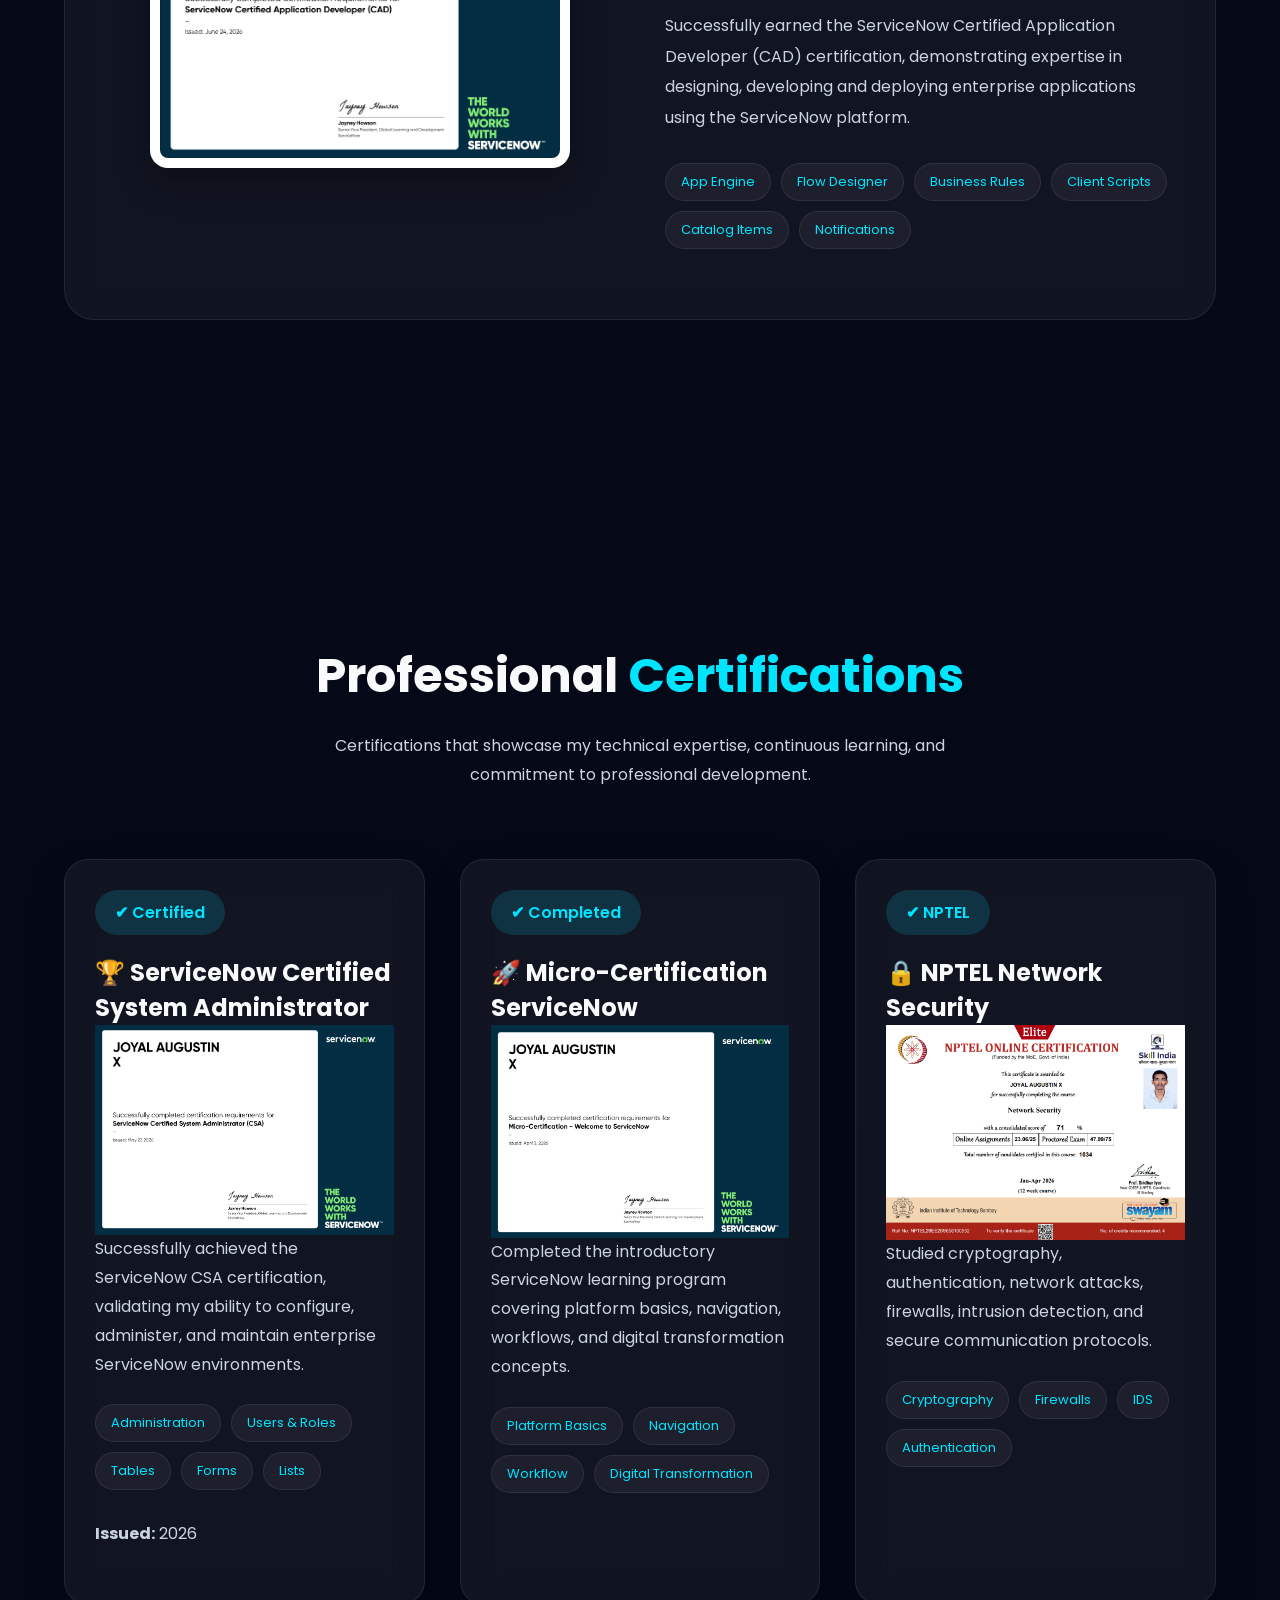
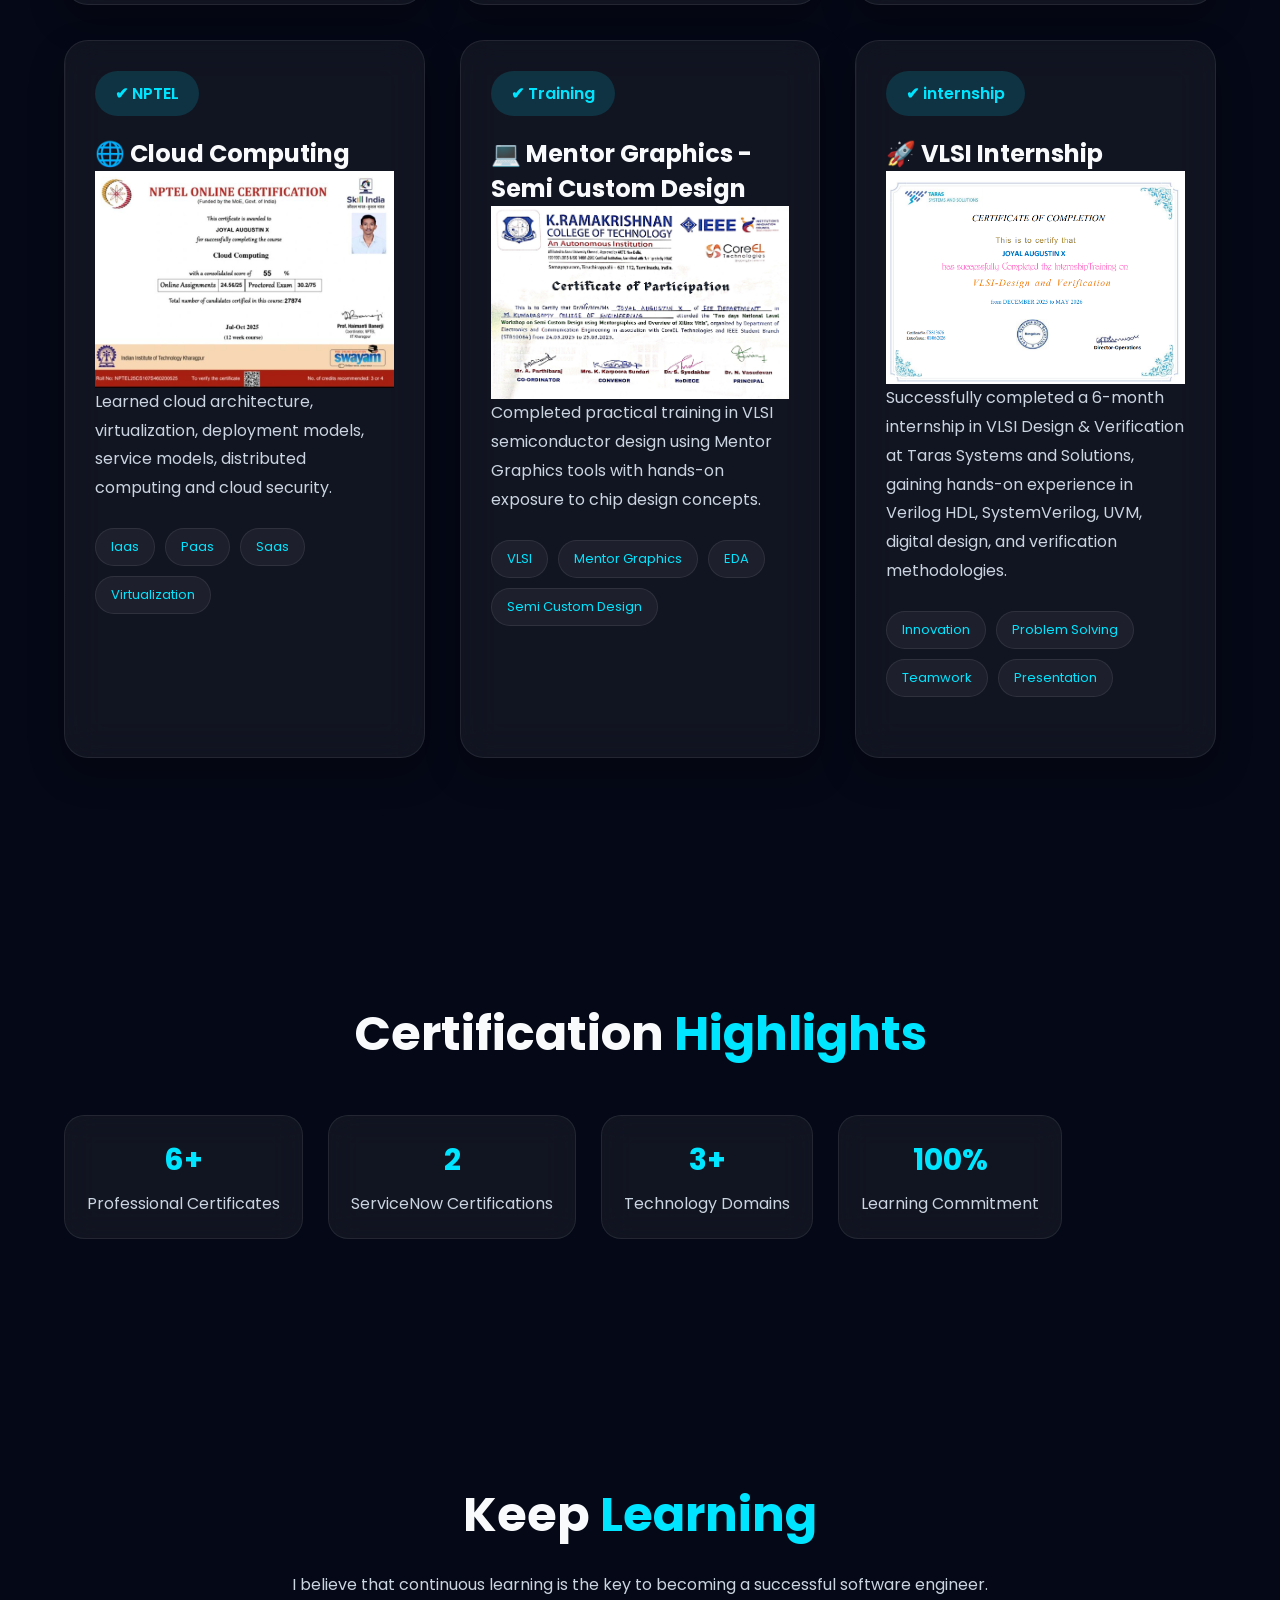
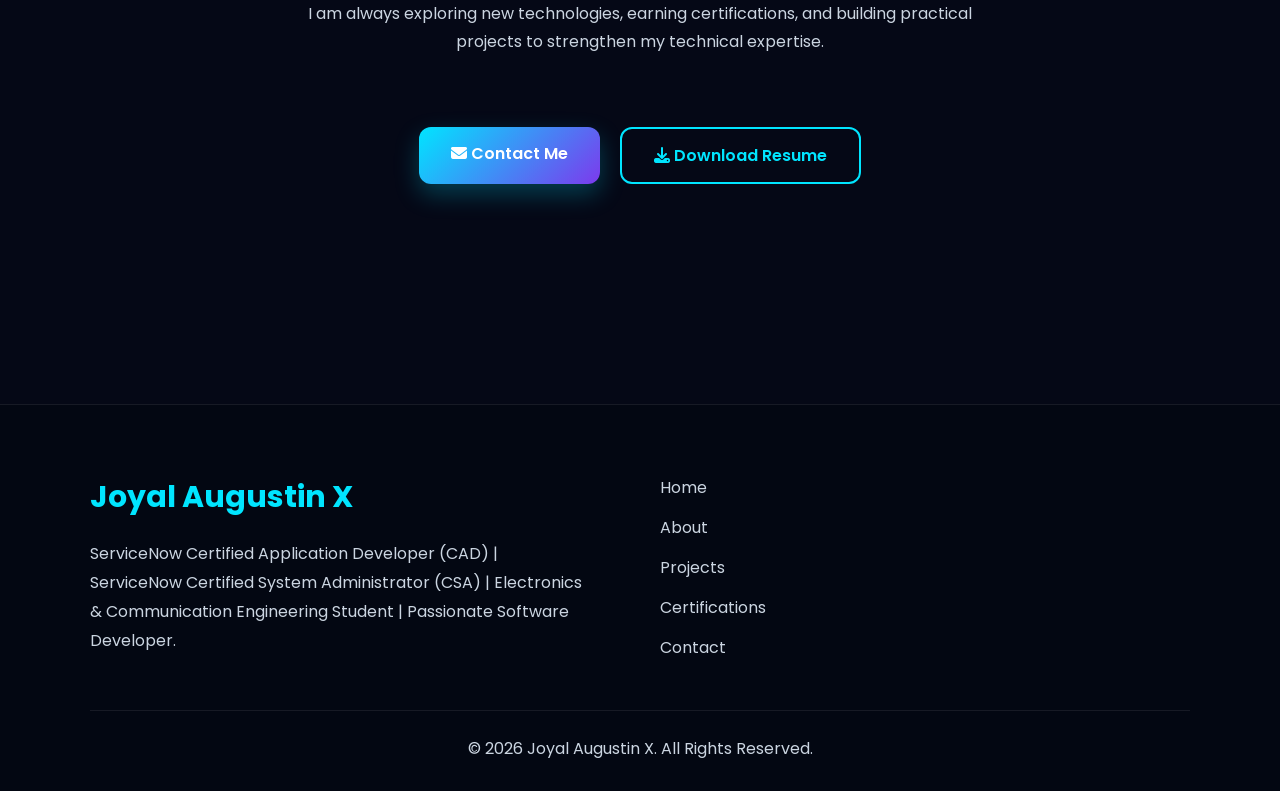
<file: certifications.html>
<!DOCTYPE html>
<html lang="en">

<head>

    <meta charset="UTF-8">
    <meta name="viewport" content="width=device-width, initial-scale=1.0">

    <title>Certifications | Joyal Augustin X</title>

    <link rel="stylesheet" href="style.css">

    <!-- Google Fonts -->
    <link href="https://fonts.googleapis.com/css2?family=Poppins:wght@300;400;500;600;700;800&display=swap"
        rel="stylesheet">

    <!-- Font Awesome -->
    <link rel="stylesheet"
        href="https://cdnjs.cloudflare.com/ajax/libs/font-awesome/6.6.0/css/all.min.css">

    <!-- AOS -->
    <link href="https://unpkg.com/aos@2.3.4/dist/aos.css"
        rel="stylesheet">

        <!-- Google tag (gtag.js) -->
<script async src="https://www.googletagmanager.com/gtag/js?id=G-2DMFQ2WFBQ"></script>
<script>
  window.dataLayer = window.dataLayer || [];
  function gtag(){dataLayer.push(arguments);}
  gtag('js', new Date());

  gtag('config', 'G-2DMFQ2WFBQ');
</script>

</head>

<body>

<!-- =========================
        HEADER
========================= -->

<header>

    <div class="logo">

    <a href="index.html">

        <img src="images/logo.png"
             alt="Joyal Augustin Logo">

    </a>

</div>

    <div class="menu-toggle">
        <i class="fas fa-bars"></i>
    </div>

    <nav>

        <ul>

            <li><a href="index.html">Home</a></li>

            <li><a href="about.html">About</a></li>

            <li><a href="projects.html">Projects</a></li>

            <li><a href="certifications.html" class="active">Certifications</a></li>

            <li><a href="contact.html">Contact</a></li>

        </ul>

    </nav>

</header>

<!-- =========================
        HERO
========================= -->

<section class="hero">

    <div class="hero-left fade-left">

        <div class="hero-badge">

            <i class="fas fa-award"></i>

            Professional Certifications

        </div>

        <h1>

            My
            <span class="text-primary">

                Certifications

            </span>

        </h1>

        <h2>

            Continuous Learning & Professional Growth

        </h2>

        <p class="description">

            These certifications demonstrate my commitment to
            continuous learning and validate my knowledge in
            ServiceNow, Cloud Computing, Network Security,
            VLSI and modern software technologies.

        </p>

        <div class="hero-stats">

            <div>

                <h3>6+</h3>

                <span>Certificates</span>

            </div>

            <div>

                <h3>2</h3>

                <span>ServiceNow Certifications</span>

            </div>

            <div>

                <h3>2026</h3>

                <span>Latest Achievement</span>

            </div>

        </div>

    </div>

    <div class="hero-right fade-right">

        <img src="images/certifications_banner.jpg"
            alt="Joyal Augustin X">

    </div>

</section>

<!-- =====================================
        FEATURED CERTIFICATE
====================================== -->

<section class="page-section">

    <h2 class="section-title">
        Featured <span>Certification</span>
    </h2>

    <p class="section-subtitle">
        My most valuable professional certification.
    </p>

    <div class="featured-cert">

        <!-- Left Side Image -->

        <div class="featured-image">

            <img src="images/Certificates/cad.png"
                 alt="ServiceNow CAD Certificate">

        </div>

        <!-- Right Side Content -->

        <div class="featured-content">

            <span class="cert-status">
                ⭐ Featured
            </span>

            <h2>
                ServiceNow Certified Application Developer (CAD)
            </h2>

            <p>

                Successfully earned the ServiceNow Certified
                Application Developer (CAD) certification,
                demonstrating expertise in designing,
                developing and deploying enterprise
                applications using the ServiceNow platform.

            </p>

            <div class="tech-stack">

                <span>App Engine</span>
                <span>Flow Designer</span>
                <span>Business Rules</span>
                <span>Client Scripts</span>
                <span>Catalog Items</span>
                <span>Notifications</span>

            </div>

        </div>

    </div>

</section>
<!-- =====================================
        CERTIFICATION GALLERY
====================================== -->

<section class="page-section">

    <h2 class="section-title">

        Professional <span>Certifications</span>

    </h2>

    <p class="section-subtitle">

        Certifications that showcase my technical expertise,
        continuous learning, and commitment to professional
        development.

    </p>

    <div class="project-grid">

        <!-- CSA -->

        <div class="cert-card">

            <div class="cert-content">

                <span class="cert-status">
                    ✔ Certified
                </span>

                <h2>
                    🏆 ServiceNow Certified System Administrator
                    <img src="images/Certificates/csa.png" alt="CSA">
                </h2>

                <p>

                    Successfully achieved the ServiceNow CSA
                    certification, validating my ability to
                    configure, administer, and maintain
                    enterprise ServiceNow environments.

                </p>

                <div class="tech-stack">

                    <span>Administration</span>
                    <span>Users & Roles</span>
                    <span>Tables</span>
                    <span>Forms</span>
                    <span>Lists</span>

                </div>

                <p style="margin-top:20px;">
                    <strong>Issued:</strong> 2026
                </p>

            </div>

        </div>

        <!-- Welcome to ServiceNow -->

        <div class="cert-card">

            <div class="cert-content">

                <span class="cert-status">
                    ✔ Completed
                </span>

                <h2>
                    🚀 Micro-Certification ServiceNow
                    <img src="images/Certificates/microcertification.png">
                </h2>

                <p>

                    Completed the introductory ServiceNow
                    learning program covering platform basics,
                    navigation, workflows, and digital
                    transformation concepts.

                </p>

                <div class="tech-stack">

                    <span>Platform Basics</span>
                    <span>Navigation</span>
                    <span>Workflow</span>
                    <span>Digital Transformation</span>

                </div>

            </div>

        </div>

      
           <!-- Network Security -->

        <div class="cert-card">

            <div class="cert-content">

                <span class="cert-status">
                    ✔ NPTEL
                </span>

                <h2>
                   🔒 NPTEL Network Security
                    <img src="images/Certificates/nptl_network_security.png">
                </h2>

                <p>
                    Studied cryptography, authentication,
                    network attacks, firewalls, intrusion
                    detection, and secure communication
                    protocols.

                 

                </p>

                <div class="tech-stack">

                    <span>Cryptography</span>
                    <span>Firewalls</span>
                    <span>IDS</span>
                    <span>Authentication</span>

                </div>

            </div>

        </div>

        <!-- Cloud Computing -->

        <div class="cert-card">

            <div class="cert-content">

                <span class="cert-status">
                    ✔ NPTEL
                </span>

                <h2>
                    🌐 Cloud Computing
                    <img src="images/Certificates/cloud computing.jpg">
                </h2>

                <p>

                    Learned cloud architecture, virtualization,
                    deployment models, service models,
                    distributed computing and cloud security.

                </p>

                <div class="tech-stack">

                    <span>Iaas</span>
                    <span>Paas</span>
                    <span>Saas</span>
                    <span>Virtualization</span>

                </div>

            </div>

        </div>

        <!-- Mentor Graphics -->

        <div class="cert-card">

            <div class="cert-content">

                <span class="cert-status">
                    ✔ Training
                </span>

                <h2>
                    💻 Mentor Graphics - Semi Custom Design
                    <img src="images/Certificates/mentagraphics.jpg">
                </h2>

                <p>

                    Completed practical training in VLSI
                    semiconductor design using Mentor Graphics
                    tools with hands-on exposure to chip design
                    concepts.

                </p>

                <div class="tech-stack">

                    <span>VLSI</span>
                    <span>Mentor Graphics</span>
                    <span>EDA</span>
                    <span>Semi Custom Design</span>

                </div>

            </div>

        </div>

        <!-- internship -->

        <div class="cert-card">

            <div class="cert-content">

                <span class="cert-status">
                    ✔ internship
                </span>

                <h2>
                    🚀 VLSI Internship
                    <img src="images/Certificates/vlsi_intern.png">
                </h2>

                <p>
Successfully completed a 6-month internship in VLSI Design & Verification
 at Taras Systems and Solutions, gaining hands-on experience in Verilog HDL, SystemVerilog, UVM, digital design, and verification methodologies.
</p>

                <div class="tech-stack">

                    <span>Innovation</span>
                    <span>Problem Solving</span>
                    <span>Teamwork</span>
                    <span>Presentation</span>

                </div>

            </div>

        </div>

    </div>

</section>

<!-- =====================================
        ACHIEVEMENTS
====================================== -->

<section class="page-section">

    <h2 class="section-title">

        Certification <span>Highlights</span>

    </h2>

    <div class="hero-stats">

        <div>

            <h3>6+</h3>

            <span>Professional Certificates</span>

        </div>

        <div>

            <h3>2</h3>

            <span>ServiceNow Certifications</span>

        </div>

        <div>

            <h3>3+</h3>

            <span>Technology Domains</span>

        </div>

        <div>

            <h3>100%</h3>

            <span>Learning Commitment</span>

        </div>

    </div>

</section>
<!-- =====================================
        CONTACT CTA
====================================== -->

<section class="page-section text-center">

    <h2 class="section-title">

        Keep <span>Learning</span>

    </h2>

    <p class="section-subtitle">

        I believe that continuous learning is the key to becoming
        a successful software engineer. I am always exploring new
        technologies, earning certifications, and building practical
        projects to strengthen my technical expertise.

    </p>

    <div class="buttons" style="justify-content:center;">

        <a href="contact.html" class="btn btn-primary">

            <i class="fas fa-envelope"></i>

            Contact Me

        </a>

        <a href="resume/Resume.pdf"
            target="_blank"
            class="btn btn-secondary">

            <i class="fas fa-download"></i>

            Download Resume

        </a>

    </div>

</section>

<!-- =====================================
        FOOTER
====================================== -->

<footer>

    <div class="footer-container">

        <div class="footer-left">

            <h2>

                Joyal Augustin X

            </h2>

            <p>

                ServiceNow Certified Application Developer (CAD) |
                ServiceNow Certified System Administrator (CSA) |
                Electronics & Communication Engineering Student |
                Passionate Software Developer.

            </p>

        </div>

        <div class="footer-links">

            <a href="index.html">Home</a>

            <a href="about.html">About</a>

            <a href="projects.html">Projects</a>

            <a href="certifications.html">Certifications</a>

            <a href="contact.html">Contact</a>

        </div>

    </div>

    <div class="footer-bottom">

        <p>

            © 2026 Joyal Augustin X. All Rights Reserved.

        </p>

    </div>

</footer>

<!-- =====================================
        SCROLL TO TOP
====================================== -->

<a href="#" class="scroll-top">

    <i class="fas fa-arrow-up"></i>

</a>

<!-- =====================================
        AOS SCRIPT
====================================== -->

<script src="https://unpkg.com/aos@2.3.4/dist/aos.js"></script>

<script>

AOS.init({

    duration: 1000,

    once: true,

    offset: 100

});

</script>

<!-- =====================================
        MAIN SCRIPT
====================================== -->

<script src="script.js"></script>

</body>

</html>
</file>
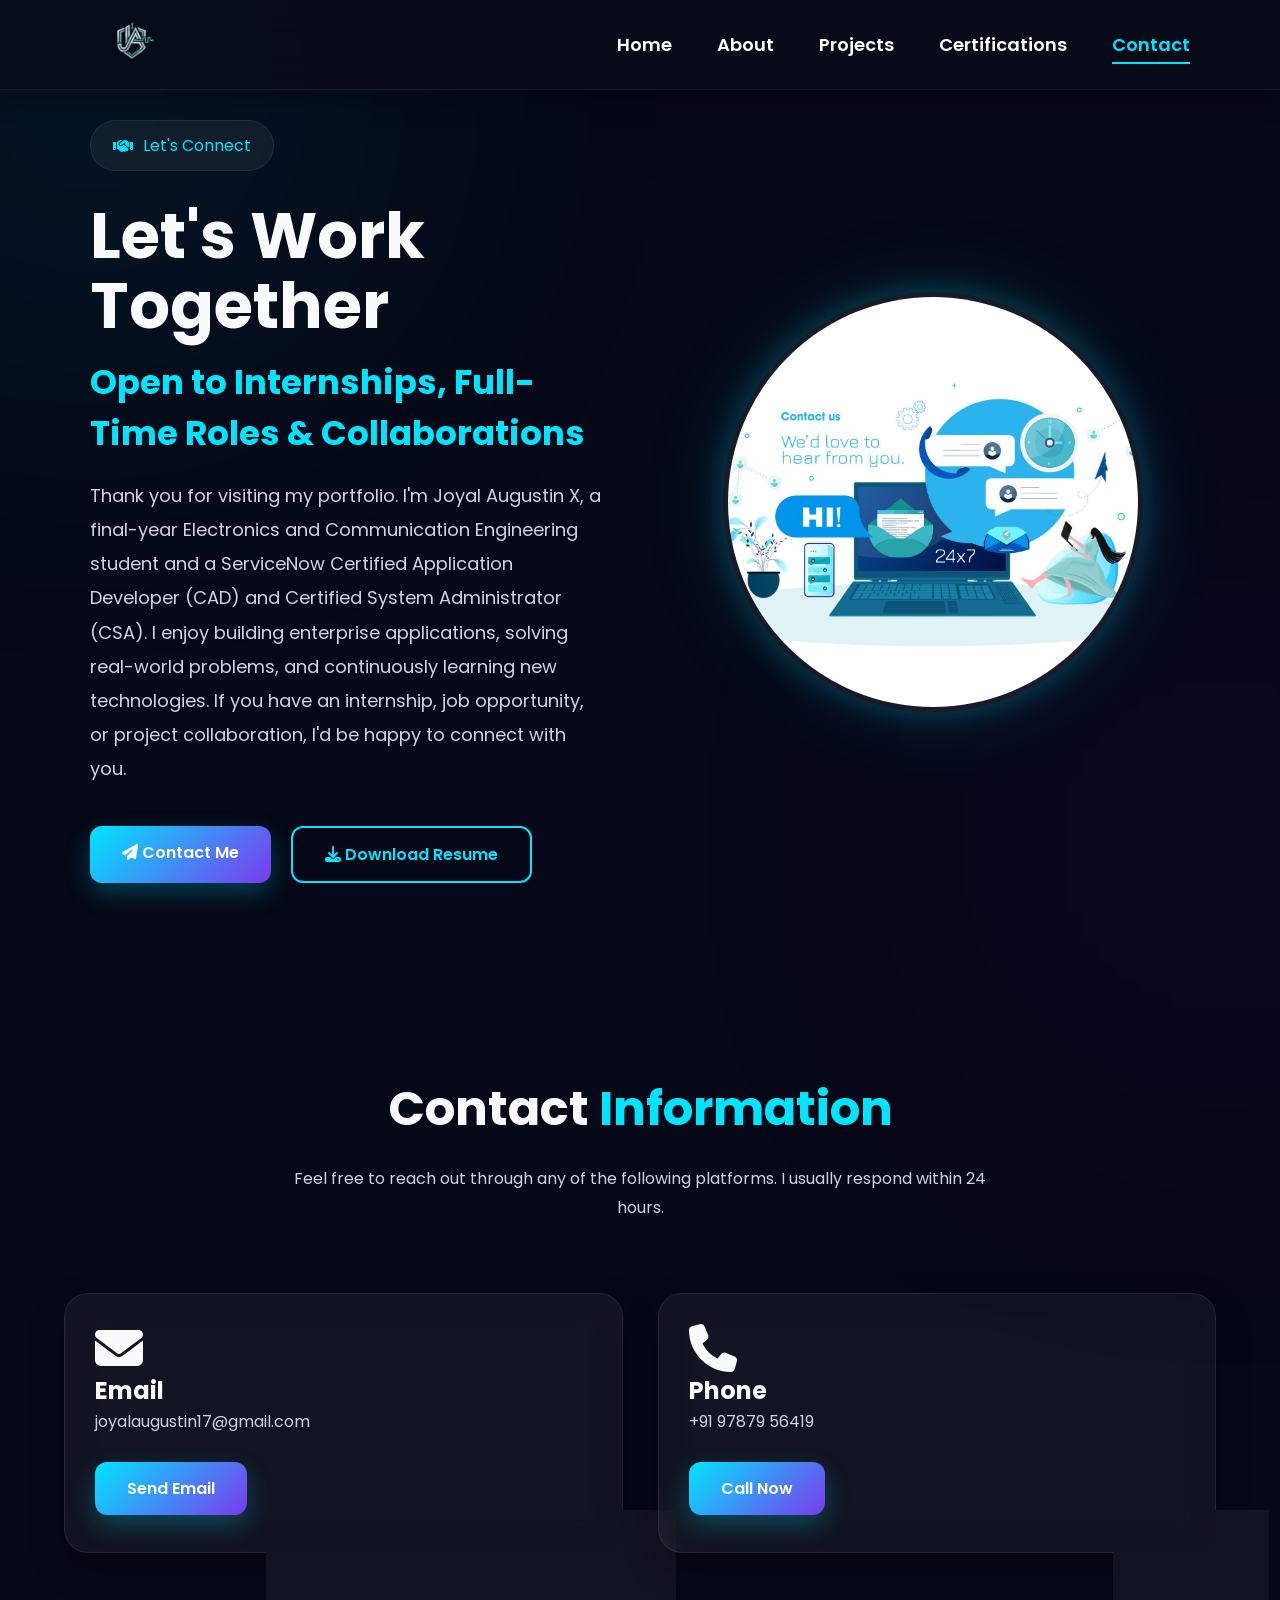
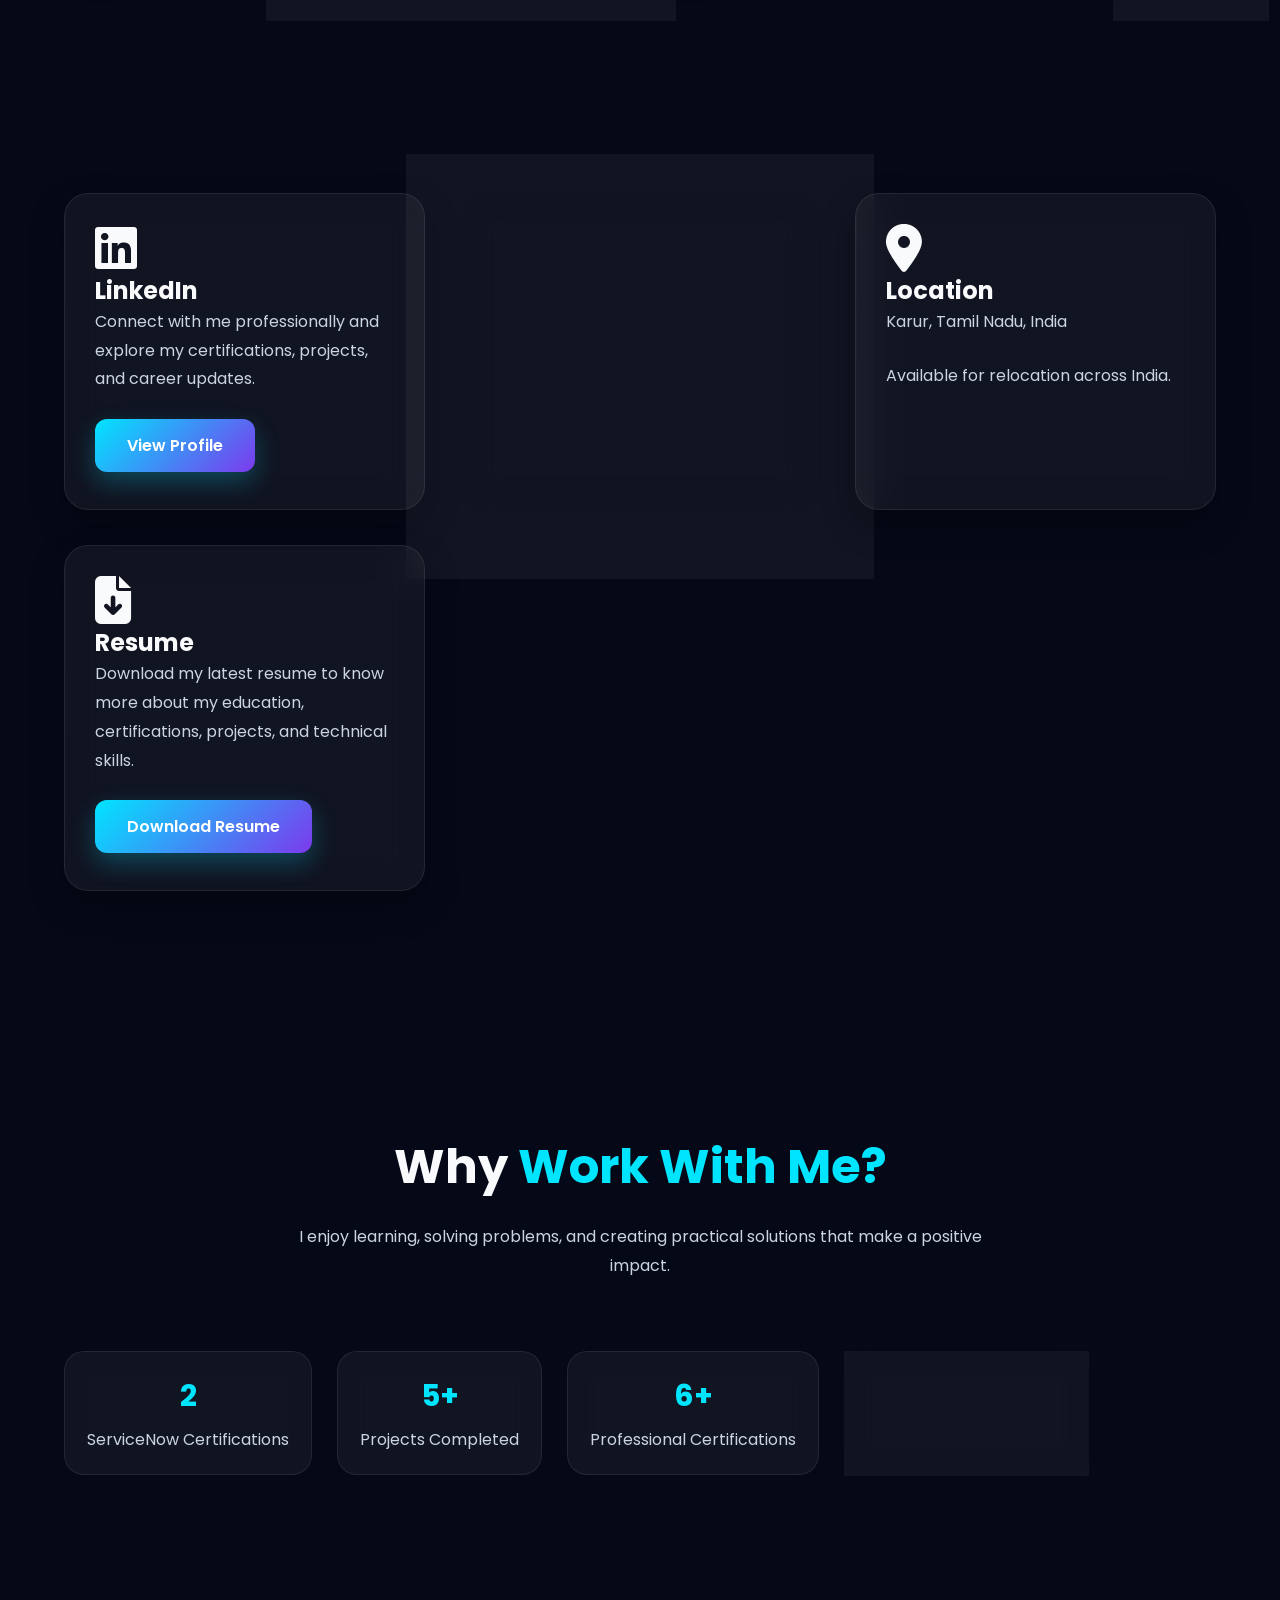
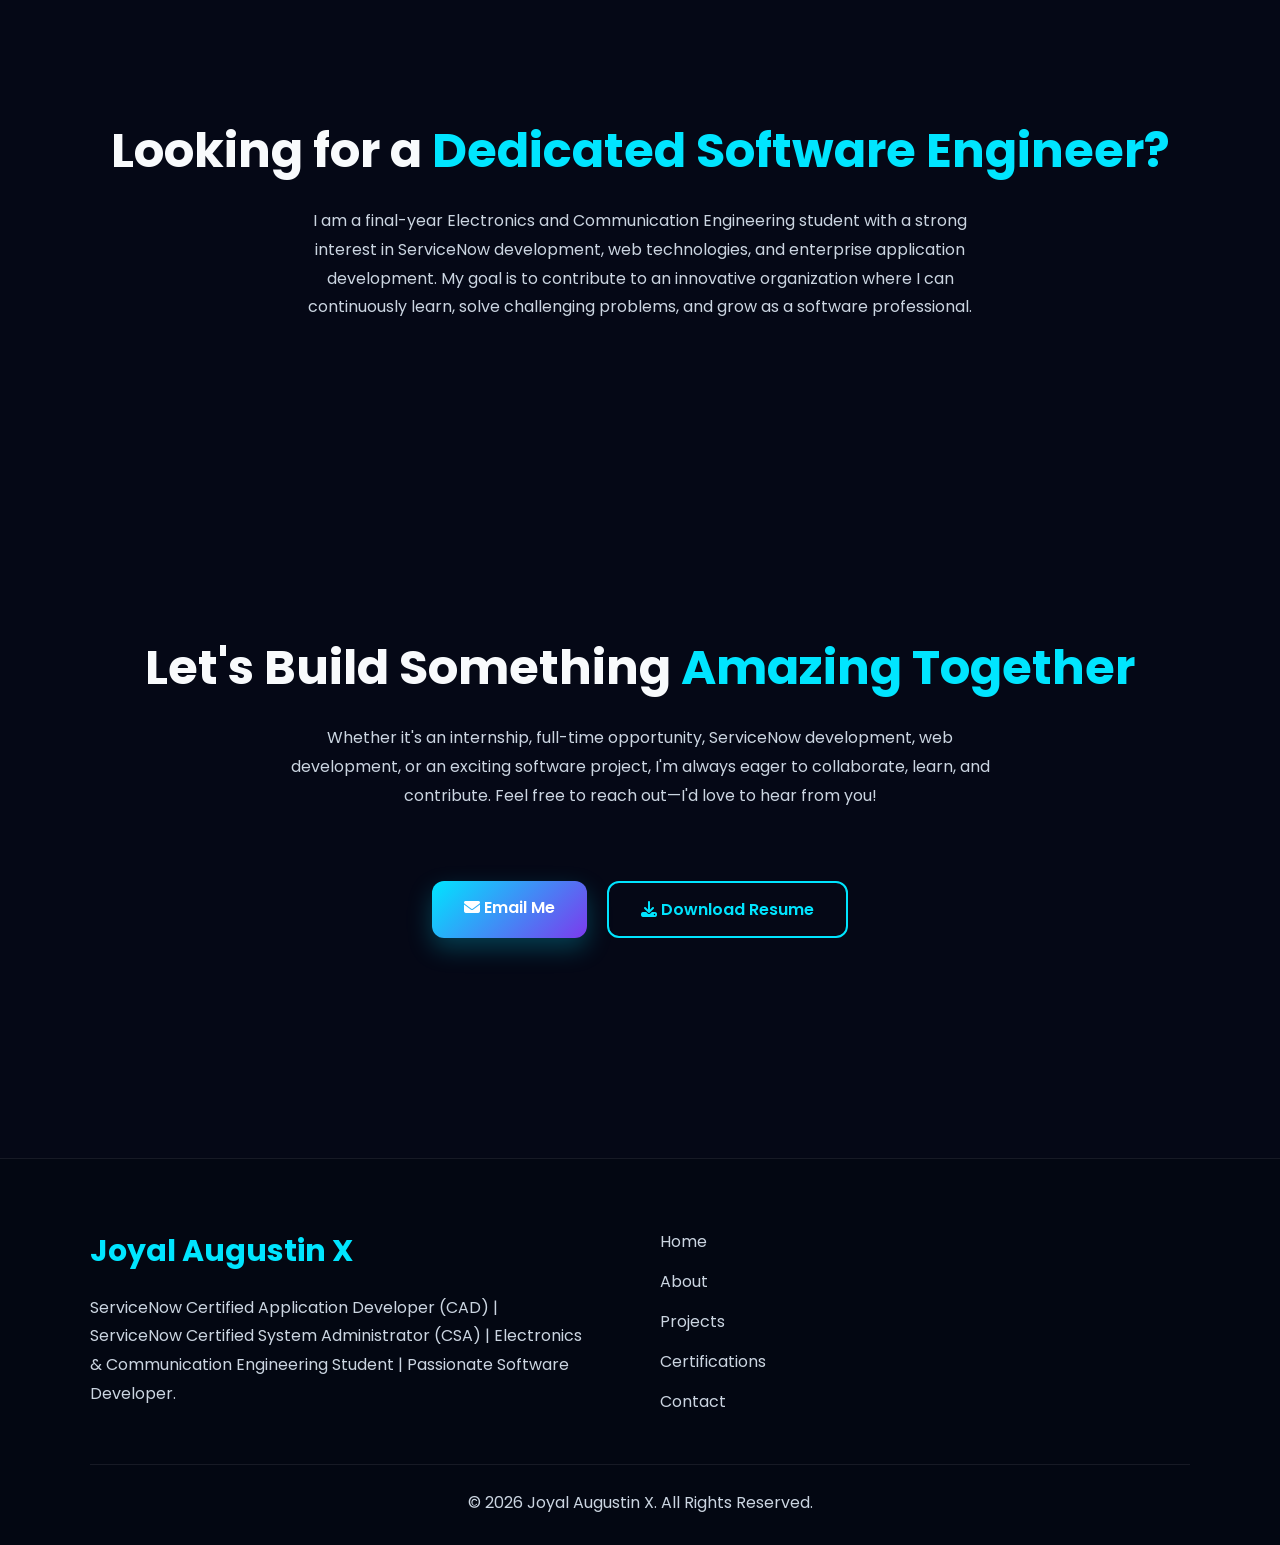
<file: contact.html>
<!DOCTYPE html>
<html lang="en">

<head>

    <meta charset="UTF-8">
    <meta name="viewport" content="width=device-width, initial-scale=1.0">

    <title>Contact | Joyal Augustin X</title>

    <link rel="stylesheet" href="style.css">

    <!-- Google Fonts -->
    <link href="https://fonts.googleapis.com/css2?family=Poppins:wght@300;400;500;600;700;800&display=swap"
        rel="stylesheet">

    <!-- Font Awesome -->
    <link rel="stylesheet"
        href="https://cdnjs.cloudflare.com/ajax/libs/font-awesome/6.6.0/css/all.min.css">

    <!-- AOS -->
    <link href="https://unpkg.com/aos@2.3.4/dist/aos.css"
        rel="stylesheet">

        <!-- Google tag (gtag.js) -->
<script async src="https://www.googletagmanager.com/gtag/js?id=G-2DMFQ2WFBQ"></script>
<script>
  window.dataLayer = window.dataLayer || [];
  function gtag(){dataLayer.push(arguments);}
  gtag('js', new Date());

  gtag('config', 'G-2DMFQ2WFBQ');
</script>

</head>

<body>

<!-- =========================
        HEADER
========================= -->

<header>

    <div class="logo">

    <a href="index.html">

        <img src="images/logo.png"
             alt="Joyal Augustin Logo">

    </a>

</div>

    <div class="menu-toggle">

        <i class="fas fa-bars"></i>

    </div>

    <nav>

        <ul>

            <li><a href="index.html">Home</a></li>

            <li><a href="about.html">About</a></li>

            <li><a href="projects.html">Projects</a></li>

            <li><a href="certifications.html">Certifications</a></li>

            <li><a href="contact.html" class="active">Contact</a></li>

        </ul>

    </nav>

</header>

<!-- =========================
        HERO
========================= -->

<section class="hero">

    <div class="hero-left fade-left">

        <div class="hero-badge">

            <i class="fas fa-handshake"></i>

            Let's Connect

        </div>

        <h1>

            Let's
            <span class="text-primary">

                Work Together

            </span>

        </h1>

        <h2>

            Open to Internships, Full-Time Roles & Collaborations

        </h2>

        <p class="description">

            Thank you for visiting my portfolio. I'm Joyal Augustin X,
            a final-year Electronics and Communication Engineering student
            and a ServiceNow Certified Application Developer (CAD) and
            Certified System Administrator (CSA).

            I enjoy building enterprise applications, solving real-world
            problems, and continuously learning new technologies.
            If you have an internship, job opportunity, or project collaboration,
            I'd be happy to connect with you.

        </p>

        <div class="buttons">

            <a href="#contact-info" class="btn btn-primary">

                <i class="fas fa-paper-plane"></i>

                Contact Me

            </a>

            <a href="resume/Resume.pdf"
                target="_blank"
                class="btn btn-secondary">

                <i class="fas fa-download"></i>

                Download Resume

            </a>

        </div>

    </div>

    <div class="hero-right fade-right">

        <img src="images/contact.jpg"
            alt="Joyal Augustin X">

    </div>

</section>

<!-- =========================
        CONTACT INFO
========================= -->

<section class="page-section" id="contact-info">

    <h2 class="section-title">

        Contact
        <span>Information</span>

    </h2>

    <p class="section-subtitle">

        Feel free to reach out through any of the following platforms.
        I usually respond within 24 hours.

    </p>

    <div class="project-grid">

        <!-- Email -->

        <div class="project-card">

            <div class="project-content">

                <i class="fas fa-envelope fa-3x"></i>

                <h2>Email</h2>

                <p>

                    joyalaugustin17@gmail.com

                </p>

                <a href="mailto:joyalaugustin17@gmail.com"
                    class="btn btn-primary">

                    Send Email

                </a>

            </div>

        </div>

        <!-- Phone -->

        <div class="project-card">

            <div class="project-content">

                <i class="fas fa-phone fa-3x"></i>

                <h2>Phone</h2>

                <p>

                    +91 97879 56419

                </p>

                <a href="tel:+919787956419"
                    class="btn btn-primary">

                    Call Now

                </a>

            </div>

        </div>

    </div>

</section>
<!-- =====================================
        MORE CONTACT OPTIONS
====================================== -->

<section class="page-section">

    <div class="project-grid">

        <!-- LinkedIn -->

        <div class="project-card">

            <div class="project-content">

                <i class="fab fa-linkedin fa-3x"></i>

                <h2>LinkedIn</h2>

                <p>

                    Connect with me professionally and explore
                    my certifications, projects, and career updates.

                </p>

                <a href="https://www.linkedin.com/in/joyal-augustin-x-027b1122b"
                    target="_blank"
                    class="btn btn-primary">

                    View Profile

                </a>

            </div>

        </div>

        <!-- GitHub -->

        <div class="project-card">

            <div class="project-content">

                <i class="fab fa-github fa-3x"></i>

                <h2>GitHub</h2>

                <p>

                    Explore my source code, web applications,
                    ServiceNow projects, and technical work.

                </p>

                <a href="https://github.com/Joyal-2005"
                    target="_blank"
                    class="btn btn-primary">

                    Visit GitHub

                </a>

            </div>

        </div>

        <!-- Location -->

        <div class="project-card">

            <div class="project-content">

                <i class="fas fa-location-dot fa-3x"></i>

                <h2>Location</h2>

                <p>

                    Karur,
                    Tamil Nadu,
                    India

                </p>

                <p>

                    Available for relocation across India.

                </p>

            </div>

        </div>

        <!-- Resume -->

        <div class="project-card">

            <div class="project-content">

                <i class="fas fa-file-arrow-down fa-3x"></i>

                <h2>Resume</h2>

                <p>

                    Download my latest resume to know more
                    about my education, certifications,
                    projects, and technical skills.

                </p>

                <a href="resume/Resume.pdf"
                    target="_blank"
                    class="btn btn-primary">

                    Download Resume

                </a>

            </div>

        </div>

    </div>

</section>

<!-- =====================================
        WHY WORK WITH ME
====================================== -->

<section class="page-section">

    <h2 class="section-title">

        Why <span>Work With Me?</span>

    </h2>

    <p class="section-subtitle">

        I enjoy learning, solving problems, and creating
        practical solutions that make a positive impact.

    </p>

    <div class="hero-stats">

        <div>

            <h3>2</h3>

            <span>ServiceNow Certifications</span>

        </div>

        <div>

            <h3>5+</h3>

            <span>Projects Completed</span>

        </div>

        <div>

            <h3>6+</h3>

            <span>Professional Certifications</span>

        </div>

        <div>

            <h3>100%</h3>

            <span>Commitment to Learning</span>

        </div>

    </div>

</section>

<!-- =====================================
        PROFESSIONAL SUMMARY
====================================== -->

<section class="page-section">

    <div class="glass-card">

        <h2 class="section-title">

            Looking for a
            <span>Dedicated Software Engineer?</span>

        </h2>

        <p class="section-subtitle">

            I am a final-year Electronics and Communication
            Engineering student with a strong interest in
            ServiceNow development, web technologies, and
            enterprise application development.

            My goal is to contribute to an innovative
            organization where I can continuously learn,
            solve challenging problems, and grow as a
            software professional.

        </p>

    </div>

</section>
<!-- =====================================
        FINAL CALL TO ACTION
====================================== -->

<section class="page-section text-center">

    <h2 class="section-title">

        Let's Build Something
        <span>Amazing Together</span>

    </h2>

    <p class="section-subtitle">

        Whether it's an internship, full-time opportunity,
        ServiceNow development, web development, or an exciting
        software project, I'm always eager to collaborate,
        learn, and contribute.

        Feel free to reach out—I'd love to hear from you!

    </p>

    <div class="buttons" style="justify-content:center;">

        <a href="mailto:joyalaugustin17@gmail.com"
            class="btn btn-primary">

            <i class="fas fa-envelope"></i>

            Email Me

        </a>

        <a href="resume/Resume.pdf"
            target="_blank"
            class="btn btn-secondary">

            <i class="fas fa-download"></i>

            Download Resume

        </a>

    </div>

</section>

<!-- =====================================
        FOOTER
====================================== -->

<footer>

    <div class="footer-container">

        <div class="footer-left">

            <h2>

                Joyal Augustin X

            </h2>

            <p>

                ServiceNow Certified Application Developer (CAD) |
                ServiceNow Certified System Administrator (CSA) |
                Electronics & Communication Engineering Student |
                Passionate Software Developer.

            </p>

        </div>

        <div class="footer-links">

            <a href="index.html">Home</a>

            <a href="about.html">About</a>

            <a href="projects.html">Projects</a>

            <a href="certifications.html">Certifications</a>

            <a href="contact.html">Contact</a>

        </div>

    </div>

    <div class="footer-bottom">

        <p>

            © 2026 Joyal Augustin X. All Rights Reserved.

        </p>

    </div>

</footer>

<!-- =====================================
        SCROLL TO TOP
====================================== -->

<a href="#" class="scroll-top">

    <i class="fas fa-arrow-up"></i>

</a>

<!-- =====================================
        AOS SCRIPT
====================================== -->

<script src="https://unpkg.com/aos@2.3.4/dist/aos.js"></script>

<script>

AOS.init({

    duration: 1000,

    once: true,

    offset: 100

});

</script>

<!-- =====================================
        MAIN SCRIPT
====================================== -->

<script src="script.js"></script>

</body>

</html>
</file>
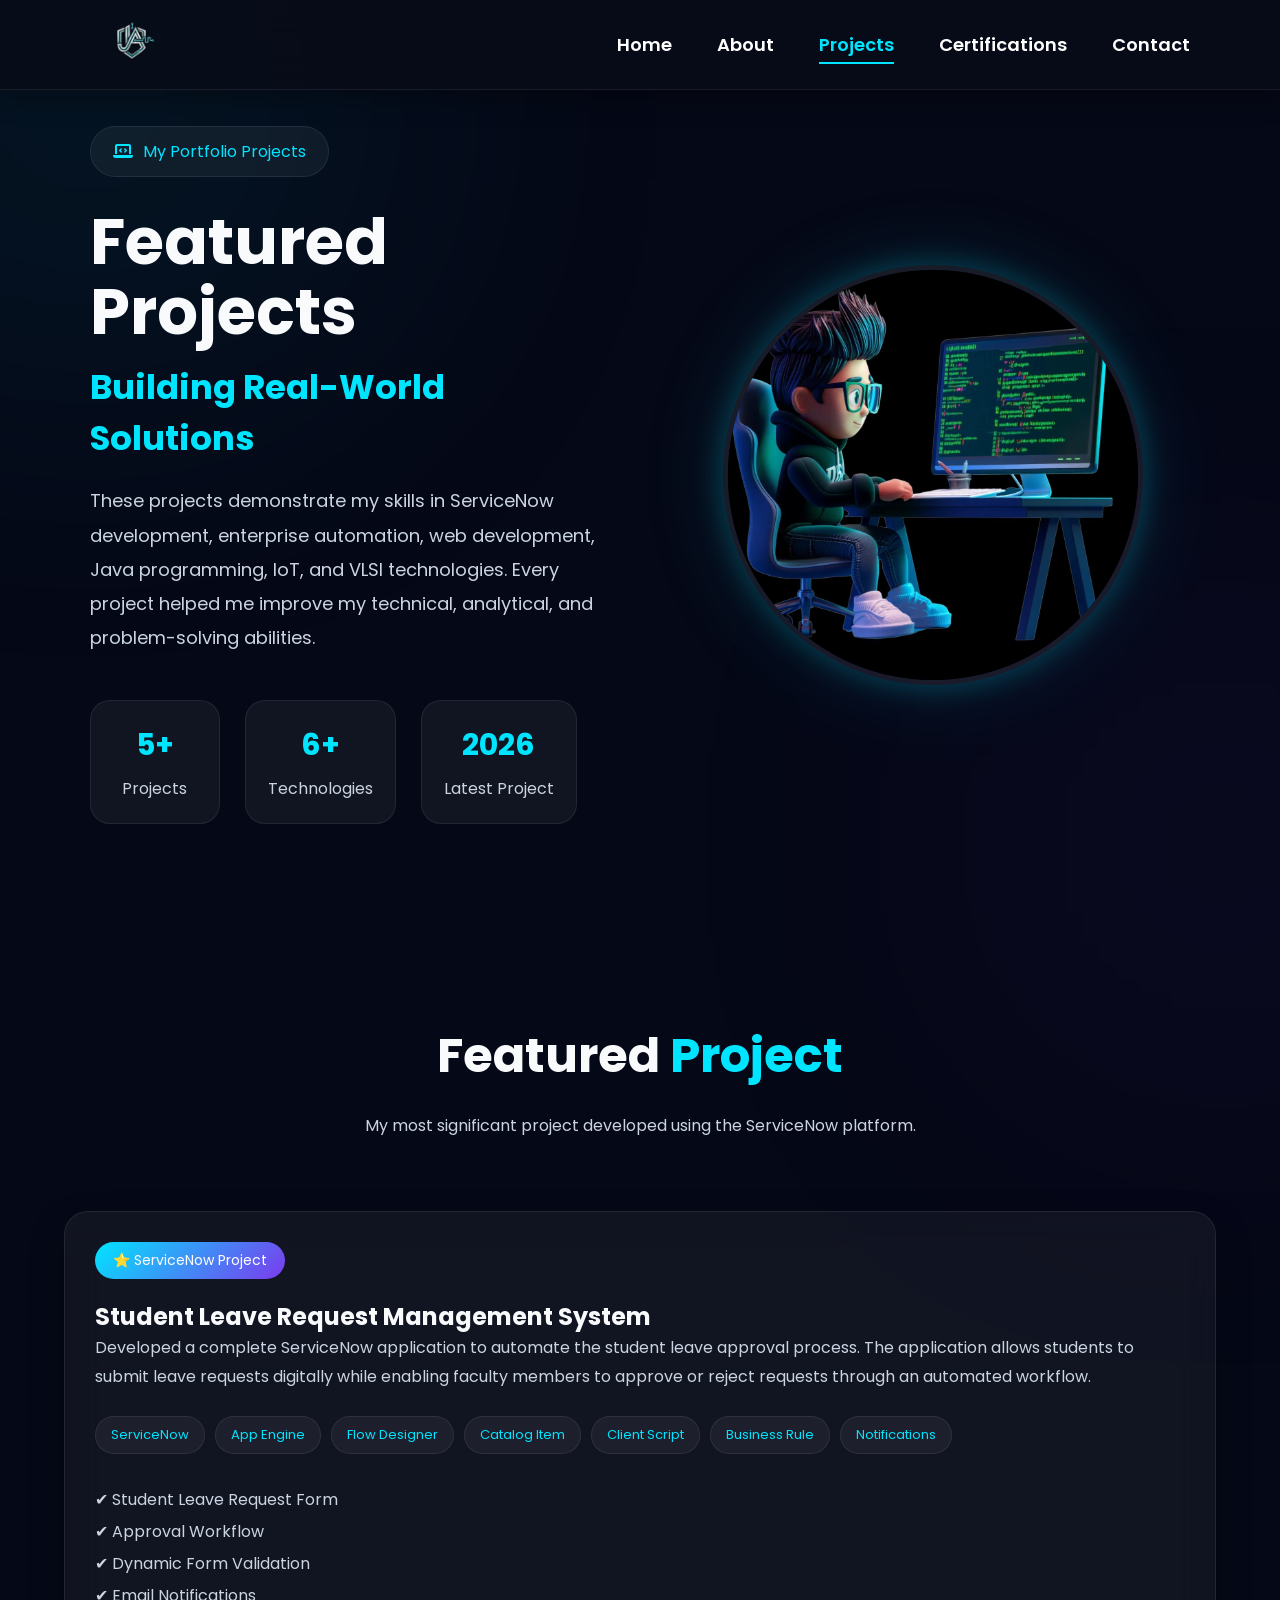
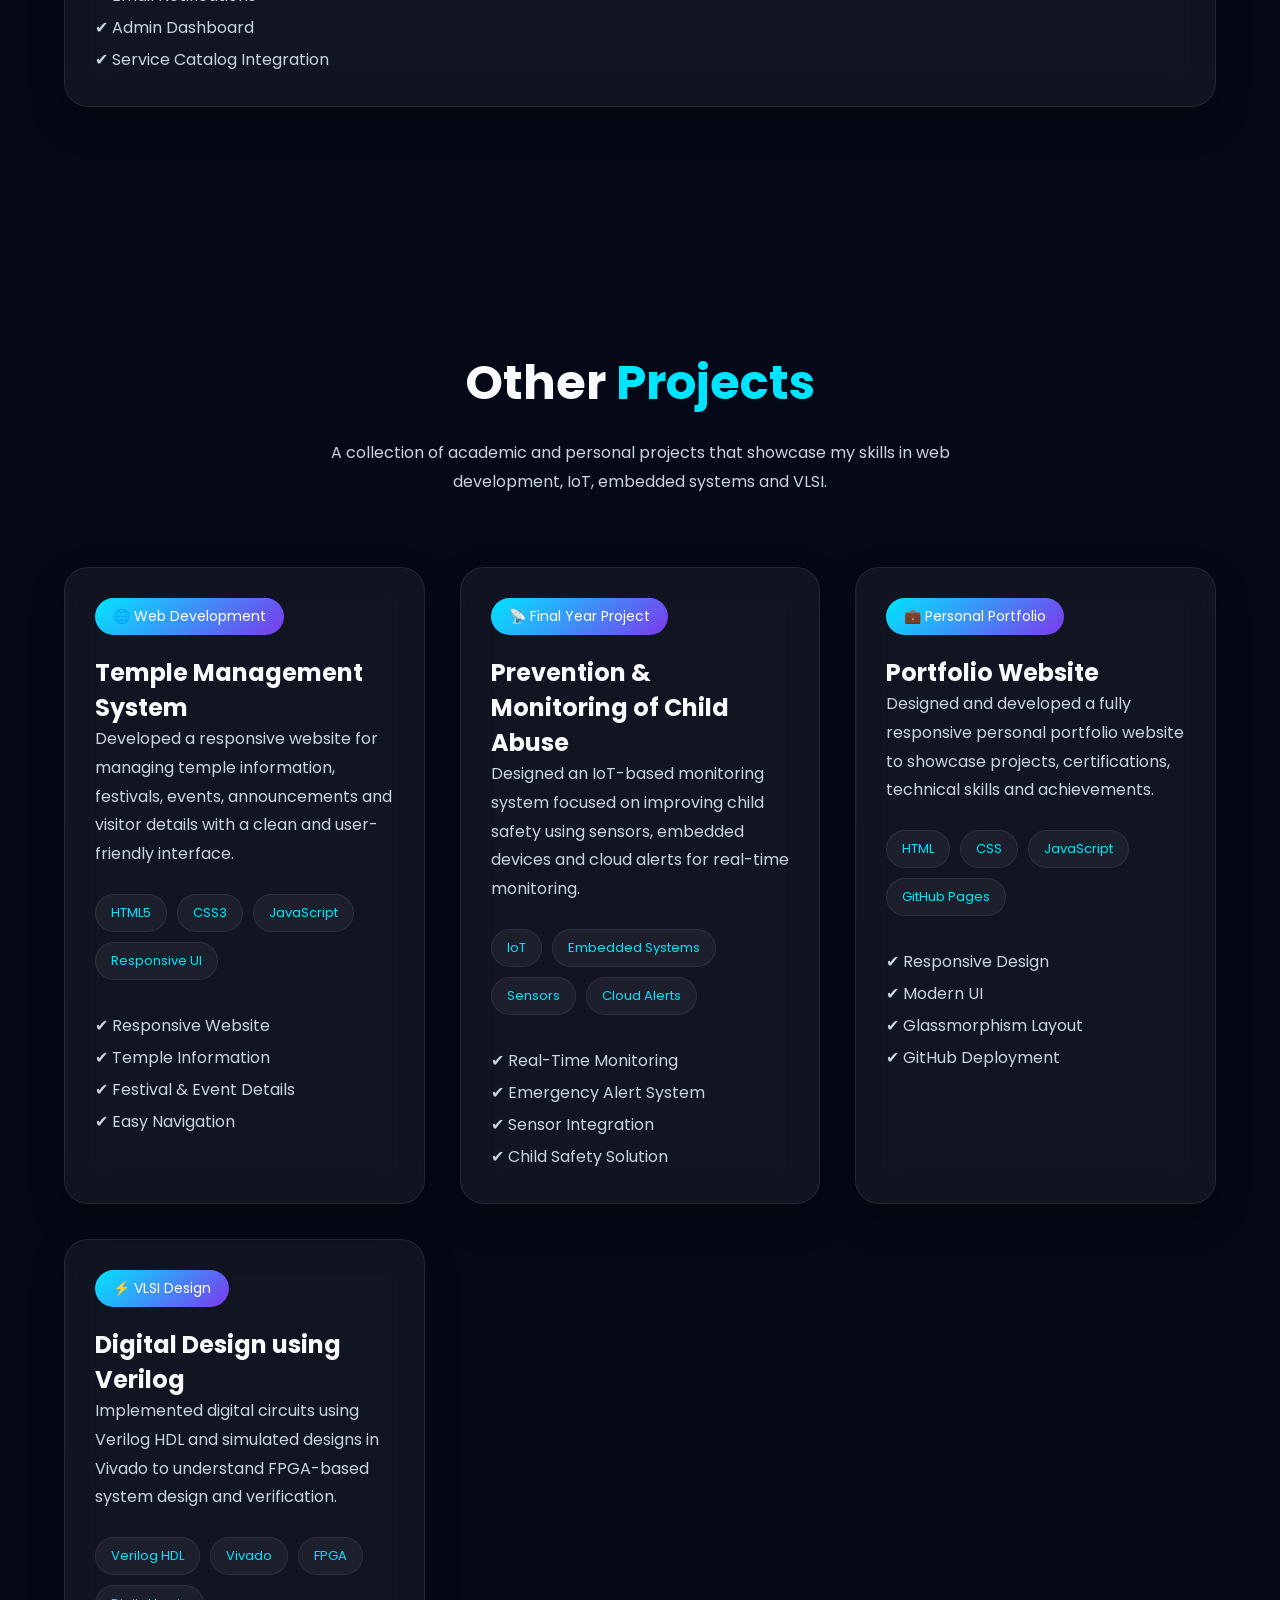
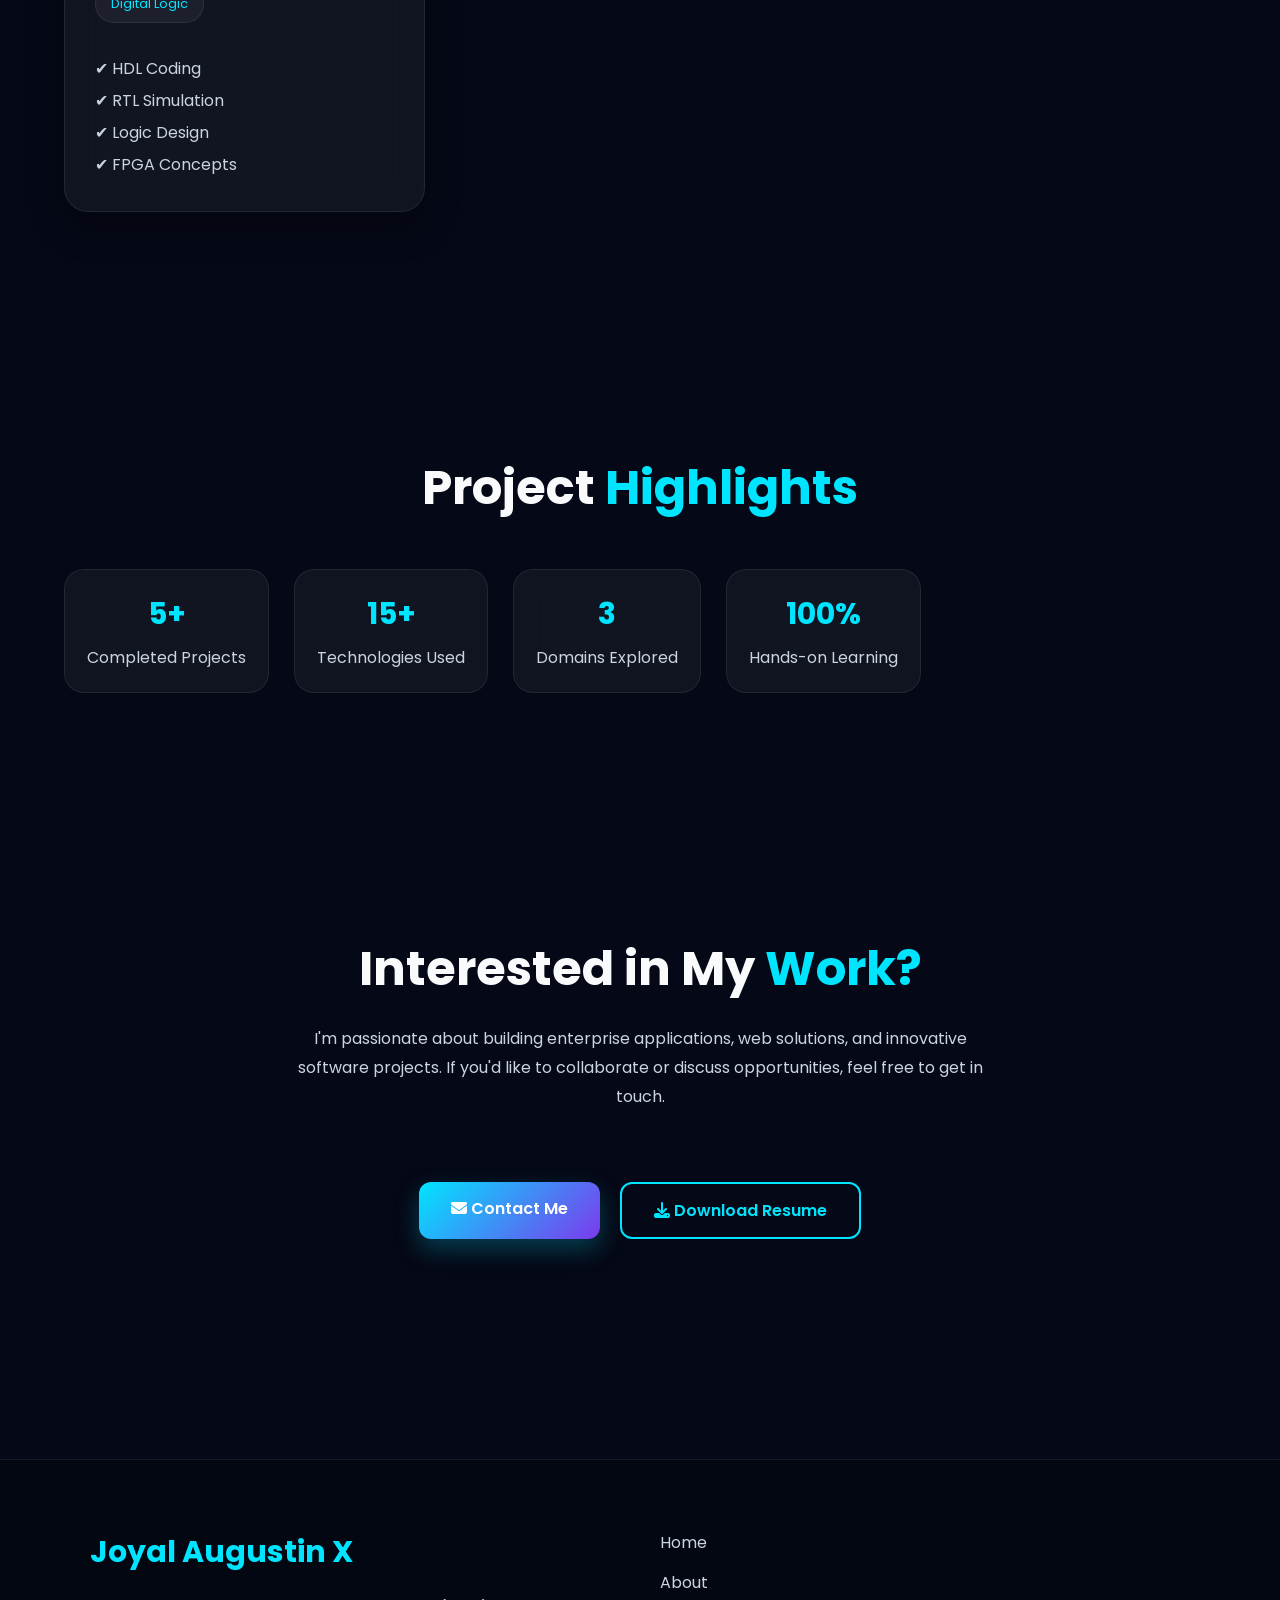
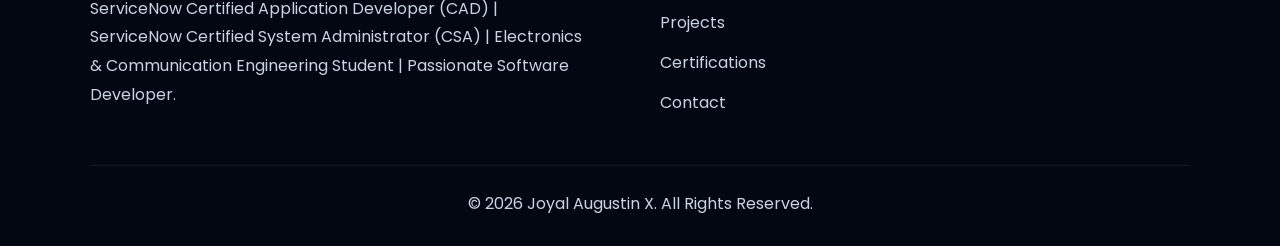
<file: projects.html>
<!DOCTYPE html>
<html lang="en">

<head>

    <meta charset="UTF-8">
    <meta name="viewport" content="width=device-width, initial-scale=1.0">

    <title>Projects | Joyal Augustin X</title>

    <link rel="stylesheet" href="style.css">

    <!-- Google Font -->
    <link href="https://fonts.googleapis.com/css2?family=Poppins:wght@300;400;500;600;700;800&display=swap"
        rel="stylesheet">

    <!-- Font Awesome -->
    <link rel="stylesheet"
        href="https://cdnjs.cloudflare.com/ajax/libs/font-awesome/6.6.0/css/all.min.css">

    <!-- AOS -->
    <link href="https://unpkg.com/aos@2.3.4/dist/aos.css"
        rel="stylesheet">

        <!-- Google tag (gtag.js) -->
<script async src="https://www.googletagmanager.com/gtag/js?id=G-2DMFQ2WFBQ"></script>
<script>
  window.dataLayer = window.dataLayer || [];
  function gtag(){dataLayer.push(arguments);}
  gtag('js', new Date());

  gtag('config', 'G-2DMFQ2WFBQ');
</script>

</head>

<body>

<!-- =========================
        HEADER
========================= -->

<header>

    <div class="logo">

    <a href="index.html">

        <img src="images/logo.png"
             alt="Joyal Augustin Logo">

    </a>

</div>
    <div class="menu-toggle">

        <i class="fas fa-bars"></i>

    </div>

    <nav>

        <ul>

            <li><a href="index.html">Home</a></li>

            <li><a href="about.html">About</a></li>

            <li><a href="projects.html" class="active">Projects</a></li>

            <li><a href="certifications.html">Certifications</a></li>

            <li><a href="contact.html">Contact</a></li>

        </ul>

    </nav>

</header>

<!-- =========================
        HERO
========================= -->

<section class="hero">

    <div class="hero-left fade-left">

        <div class="hero-badge">

            <i class="fas fa-laptop-code"></i>

            My Portfolio Projects

        </div>

        <h1>

            Featured
            <span class="text-primary">

                Projects

            </span>

        </h1>

        <h2>

            Building Real-World Solutions

        </h2>

        <p class="description">

            These projects demonstrate my skills in
            ServiceNow development, enterprise automation,
            web development, Java programming, IoT,
            and VLSI technologies.

            Every project helped me improve my technical,
            analytical, and problem-solving abilities.

        </p>

        <div class="hero-stats">

            <div>

                <h3>5+</h3>

                <span>Projects</span>

            </div>

            <div>

                <h3>6+</h3>

                <span>Technologies</span>

            </div>

            <div>

                <h3>2026</h3>

                <span>Latest Project</span>

            </div>

        </div>

    </div>

    <div class="hero-right fade-right">

        <img src="images/projects.jpg"
            alt="Joyal Augustin X">

    </div>

</section>

<!-- =========================
    FEATURED PROJECT
========================= -->

<section class="page-section">

    <h2 class="section-title">

        Featured
        <span>Project</span>

    </h2>

    <p class="section-subtitle">

        My most significant project developed using the
        ServiceNow platform.

    </p>

    <div class="project-card">

        <div class="project-content">

            <span class="project-badge">

                ⭐ ServiceNow Project

            </span>

            <h2>

                Student Leave Request Management System

            </h2>

            <p>

                Developed a complete ServiceNow application
                to automate the student leave approval process.

                The application allows students to submit leave
                requests digitally while enabling faculty members
                to approve or reject requests through an automated
                workflow.

            </p>

            <div class="tech-stack">

                <span>ServiceNow</span>

                <span>App Engine</span>

                <span>Flow Designer</span>

                <span>Catalog Item</span>

                <span>Client Script</span>

                <span>Business Rule</span>

                <span>Notifications</span>

            </div>

            <ul style="margin-top:25px; line-height:2; color:var(--text);">

                <li>✔ Student Leave Request Form</li>

                <li>✔ Approval Workflow</li>

                <li>✔ Dynamic Form Validation</li>

                <li>✔ Email Notifications</li>

                <li>✔ Admin Dashboard</li>

                <li>✔ Service Catalog Integration</li>

            </ul>

        </div>

    </div>

</section>
<!-- =====================================
        OTHER PROJECTS
====================================== -->

<section class="page-section">

    <h2 class="section-title">

        Other <span>Projects</span>

    </h2>

    <p class="section-subtitle">

        A collection of academic and personal projects that
        showcase my skills in web development, IoT, embedded
        systems and VLSI.

    </p>

    <div class="project-grid">

        <!-- Temple Management -->

        <div class="project-card">

            <div class="project-content">

                <span class="project-badge">

                    🌐 Web Development

                </span>

                <h2>

                    Temple Management System

                </h2>

                <p>

                    Developed a responsive website for managing
                    temple information, festivals, events,
                    announcements and visitor details with a
                    clean and user-friendly interface.

                </p>

                <div class="tech-stack">

                    <span>HTML5</span>

                    <span>CSS3</span>

                    <span>JavaScript</span>

                    <span>Responsive UI</span>

                </div>

                <ul style="margin-top:20px; line-height:2; color:var(--text);">

                    <li>✔ Responsive Website</li>

                    <li>✔ Temple Information</li>

                    <li>✔ Festival & Event Details</li>

                    <li>✔ Easy Navigation</li>

                </ul>

            </div>

        </div>

        <!-- Child Abuse Monitoring -->

        <div class="project-card">

            <div class="project-content">

                <span class="project-badge">

                    📡 Final Year Project

                </span>

                <h2>

                    Prevention & Monitoring of Child Abuse

                </h2>

                <p>

                    Designed an IoT-based monitoring system
                    focused on improving child safety using
                    sensors, embedded devices and cloud alerts
                    for real-time monitoring.

                </p>

                <div class="tech-stack">

                    <span>IoT</span>

                    <span>Embedded Systems</span>

                    <span>Sensors</span>

                    <span>Cloud Alerts</span>

                </div>

                <ul style="margin-top:20px; line-height:2; color:var(--text);">

                    <li>✔ Real-Time Monitoring</li>

                    <li>✔ Emergency Alert System</li>

                    <li>✔ Sensor Integration</li>

                    <li>✔ Child Safety Solution</li>

                </ul>

            </div>

        </div>

        <!-- Portfolio -->

        <div class="project-card">

            <div class="project-content">

                <span class="project-badge">

                    💼 Personal Portfolio

                </span>

                <h2>

                    Portfolio Website

                </h2>

                <p>

                    Designed and developed a fully responsive
                    personal portfolio website to showcase
                    projects, certifications, technical skills
                    and achievements.

                </p>

                <div class="tech-stack">

                    <span>HTML</span>

                    <span>CSS</span>

                    <span>JavaScript</span>

                    <span>GitHub Pages</span>

                </div>

                <ul style="margin-top:20px; line-height:2; color:var(--text);">

                    <li>✔ Responsive Design</li>

                    <li>✔ Modern UI</li>

                    <li>✔ Glassmorphism Layout</li>

                    <li>✔ GitHub Deployment</li>

                </ul>

            </div>

        </div>

        <!-- VLSI -->

        <div class="project-card">

            <div class="project-content">

                <span class="project-badge">

                    ⚡ VLSI Design

                </span>

                <h2>

                    Digital Design using Verilog

                </h2>

                <p>

                    Implemented digital circuits using
                    Verilog HDL and simulated designs in
                    Vivado to understand FPGA-based system
                    design and verification.

                </p>

                <div class="tech-stack">

                    <span>Verilog HDL</span>

                    <span>Vivado</span>

                    <span>FPGA</span>

                    <span>Digital Logic</span>

                </div>

                <ul style="margin-top:20px; line-height:2; color:var(--text);">

                    <li>✔ HDL Coding</li>

                    <li>✔ RTL Simulation</li>

                    <li>✔ Logic Design</li>

                    <li>✔ FPGA Concepts</li>

                </ul>

            </div>

        </div>

    </div>

</section>

<!-- =====================================
        PROJECT HIGHLIGHTS
====================================== -->

<section class="page-section">

    <h2 class="section-title">

        Project <span>Highlights</span>

    </h2>

    <div class="hero-stats">

        <div>

            <h3>5+</h3>

            <span>Completed Projects</span>

        </div>

        <div>

            <h3>15+</h3>

            <span>Technologies Used</span>

        </div>

        <div>

            <h3>3</h3>

            <span>Domains Explored</span>

        </div>

        <div>

            <h3>100%</h3>

            <span>Hands-on Learning</span>

        </div>

    </div>

</section>
<!-- =====================================
        CONTACT CTA
====================================== -->

<section class="page-section text-center">

    <h2 class="section-title">

        Interested in My <span>Work?</span>

    </h2>

    <p class="section-subtitle">

        I'm passionate about building enterprise applications,
        web solutions, and innovative software projects.
        If you'd like to collaborate or discuss opportunities,
        feel free to get in touch.

    </p>

    <div class="buttons" style="justify-content:center;">

        <a href="contact.html"
            class="btn btn-primary">

            <i class="fas fa-envelope"></i>

            Contact Me

        </a>

        <a href="resume/Resume.pdf"
            target="_blank"
            class="btn btn-secondary">

            <i class="fas fa-download"></i>

            Download Resume

        </a>

    </div>

</section>

<!-- =====================================
        FOOTER
====================================== -->

<footer>

    <div class="footer-container">

        <div class="footer-left">

            <h2>

                Joyal Augustin X

            </h2>

            <p>

                ServiceNow Certified Application Developer (CAD) |
                ServiceNow Certified System Administrator (CSA) |
                Electronics & Communication Engineering Student |
                Passionate Software Developer.

            </p>

        </div>

        <div class="footer-links">

            <a href="index.html">Home</a>

            <a href="about.html">About</a>

            <a href="projects.html">Projects</a>

            <a href="certifications.html">Certifications</a>

            <a href="contact.html">Contact</a>

        </div>

    </div>

    <div class="footer-bottom">

        <p>

            © 2026 Joyal Augustin X. All Rights Reserved.

        </p>

    </div>

</footer>

<!-- =====================================
        SCROLL TO TOP
====================================== -->

<a href="#" class="scroll-top">

    <i class="fas fa-arrow-up"></i>

</a>

<!-- =====================================
        AOS SCRIPT
====================================== -->

<script src="https://unpkg.com/aos@2.3.4/dist/aos.js"></script>

<script>

AOS.init({

    duration:1000,

    once:true,

    offset:100

});

</script>

<!-- =====================================
        MAIN SCRIPT
====================================== -->

<script src="script.js"></script>

</body>

</html>
</file>
<file: style.css>
/*====================================================
        JOYAL AUGUSTIN X PORTFOLIO
        PART 1
====================================================*/

/*==============================
        GOOGLE FONT
==============================*/

@import url('https://fonts.googleapis.com/css2?family=Poppins:wght@300;400;500;600;700;800&display=swap');

/*==============================
        ROOT
==============================*/

:root{

    --bg:#050816;
    --bg2:#0f172a;
    --card:#111827;
    --primary:#00E5FF;
    --secondary:#7C3AED;
    --white:#F8FAFC;
    --text:#CBD5E1;
    --border:rgba(255,255,255,.08);
    --shadow:0 15px 40px rgba(0,0,0,.35);

}

/*==============================
        RESET
==============================*/

*{

    margin:0;
    padding:0;
    box-sizing:border-box;

}

html{

    scroll-behavior:smooth;

}

body{

    font-family:'Poppins',sans-serif;
    background:var(--bg);
    color:var(--white);
    overflow-x:hidden;
    position:relative;

}

img{

    max-width:100%;
    display:block;

}

a{

    text-decoration:none;

}

ul{

    list-style:none;

}

/*==============================
        SCROLLBAR
==============================*/

::-webkit-scrollbar{

    width:10px;

}

::-webkit-scrollbar-track{

    background:#08101d;

}

::-webkit-scrollbar-thumb{

    background:linear-gradient(var(--primary),var(--secondary));
    border-radius:50px;

}

/*==============================
        BACKGROUND GLOW
==============================*/

body::before{

    content:"";

    position:fixed;

    width:420px;
    height:420px;

    background:var(--primary);

    filter:blur(180px);

    opacity:.12;

    top:-120px;
    left:-120px;

    z-index:-2;

}

body::after{

    content:"";

    position:fixed;

    width:350px;
    height:350px;

    background:var(--secondary);

    filter:blur(180px);

    opacity:.12;

    bottom:-120px;
    right:-120px;

    z-index:-2;

}

/*==============================
        HEADER
==============================*/

header{

    position:fixed;

    top:0;
    left:0;

    width:100%;
    height:90px;

    display:flex;

    justify-content:space-between;
    align-items:center;

    padding:0 7%;

    background:rgba(8,12,24,.88);

    backdrop-filter:blur(18px);

    border-bottom:1px solid rgba(255,255,255,.08);

    box-shadow:0 8px 25px rgba(0,0,0,.30);

    z-index:1000;

}

/*==============================
        LOGO
==============================*/

.logo a{

    display:flex;
    align-items:center;
    gap:15px;

}

.logo img{

    width:85px;
    height:85px;
    object-fit:contain;

    transition:.35s;

}

.logo img:hover{

    transform:scale(1.08);

}

.logo-text{

    display:flex;
    flex-direction:column;

}

.logo-text h2{

    font-size:24px;
    font-weight:700;
    color:white;

}

.logo-text span{

    color:var(--primary);
    font-size:13px;
    letter-spacing:2px;

}

/*==============================
        NAVBAR
==============================*/

nav ul{

    display:flex;
    align-items:center;
    gap:45px;

}

nav ul li a{

    color:white;

    font-size:18px;

    font-weight:600;

    position:relative;

    transition:.3s;

}

nav ul li a:hover{

    color:var(--primary);

}

nav ul li a.active{

    color:var(--primary);

}

nav ul li a::after{

    content:"";

    position:absolute;

    left:0;
    bottom:-7px;

    width:0;

    height:2px;

    background:var(--primary);

    transition:.35s;

}

nav ul li a:hover::after,

nav ul li a.active::after{

    width:100%;

}

/*==============================
        HAMBURGER
==============================*/

.menu-toggle{

    display:none;

    font-size:30px;

    color:white;

    cursor:pointer;

}

/*==============================
        BUTTONS
==============================*/

.btn{

    display:inline-block;

    padding:14px 32px;

    border-radius:12px;

    font-weight:600;

    transition:.35s;

}

.btn-primary{

    background:linear-gradient(135deg,var(--primary),var(--secondary));

    color:white;

    box-shadow:0 10px 25px rgba(0,229,255,.25);

}

.btn-primary:hover{

    transform:translateY(-5px);

}

.btn-secondary{

    border:2px solid var(--primary);

    color:var(--primary);

}

.btn-secondary:hover{

    background:var(--primary);

    color:#050816;

}
/*====================================================
        HERO SECTION
====================================================*/

.hero{

    min-height:100vh;

    display:flex;

    justify-content:space-between;

    align-items:center;

    gap:70px;

    padding:120px 7% 70px;

}

.hero-left{

    flex:1;

}

.hero-right{

    flex:1;

    display:flex;

    justify-content:center;

    align-items:flex-start;

}

/*==============================
        BADGE
==============================*/

.hero-badge{

    display:inline-flex;

    align-items:center;

    gap:10px;

    padding:12px 22px;

    border-radius:40px;

    background:rgba(255,255,255,.05);

    border:1px solid rgba(255,255,255,.08);

    color:var(--primary);

    margin-bottom:30px;

}

/*==============================
        HERO TEXT
==============================*/

.hero-left h1{

    font-size:64px;

    line-height:1.1;

    margin-bottom:15px;

    font-weight:700;

}

.hero-left h2{

    font-size:34px;

    color:var(--primary);

    margin-bottom:20px;

}

.description{

    color:var(--text);

    font-size:18px;

    line-height:1.9;

    max-width:620px;

}

/*==============================
        HERO TAGS
==============================*/

.hero-tags{

    display:flex;

    flex-wrap:wrap;

    gap:15px;

    margin-top:25px;

}

.hero-tags span{

    padding:10px 18px;

    border-radius:30px;

    background:rgba(255,255,255,.05);

    border:1px solid rgba(255,255,255,.08);

    color:var(--primary);

    font-size:15px;

    transition:.3s;

}

.hero-tags span:hover{

    background:var(--primary);

    color:#050816;

}

/*==============================
        BUTTONS
==============================*/

.buttons{

    display:flex;

    gap:20px;

    margin-top:40px;

    flex-wrap:wrap;

}

/*==============================
        STATS
==============================*/

.hero-stats{

    display:flex;

    gap:25px;

    margin-top:45px;

    flex-wrap:wrap;

}

.hero-stats div{

    background:rgba(255,255,255,.05);

    backdrop-filter:blur(15px);

    border:1px solid rgba(255,255,255,.08);

    border-radius:20px;

    padding:22px;

    min-width:130px;

    text-align:center;

    transition:.35s;

}

.hero-stats div:hover{

    transform:translateY(-8px);

    border-color:var(--primary);

}

.hero-stats h3{

    color:var(--primary);

    font-size:30px;

    margin-bottom:8px;

}

.hero-stats span{

    color:var(--text);

}

/*==============================
        SOCIAL
==============================*/

.social-links{

    display:flex;

    gap:20px;

    margin-top:35px;

}

.social-links a{

    width:48px;

    height:48px;

    border-radius:50%;

    display:flex;

    justify-content:center;

    align-items:center;

    background:rgba(255,255,255,.05);

    color:var(--white);

    font-size:20px;

    transition:.35s;

}

.social-links a:hover{

    background:linear-gradient(135deg,var(--primary),var(--secondary));

    transform:translateY(-6px);

}

/*==============================
        HERO IMAGE
==============================*/

.hero-right img{

    width:420px;

    height:420px;

    border-radius:50%;

    object-fit:cover;

    border:5px solid rgba(255,255,255,.08);

    box-shadow:

        0 0 30px rgba(0,229,255,.25),

        0 0 90px rgba(0,229,255,.12);

    animation:float 5s ease-in-out infinite;

}

/*==============================
        FLOAT ANIMATION
==============================*/

@keyframes float{

    0%{

        transform:translateY(0);

    }

    50%{

        transform:translateY(-18px);

    }

    100%{

        transform:translateY(0);

    }

}
/*====================================================
        ABOUT SECTION
====================================================*/

.page-section{

    width:min(1200px,90%);
    margin:auto;
    padding:120px 0;

}

/*==============================
        SECTION TITLE
==============================*/

.section-title{

    text-align:center;
    font-size:48px;
    font-weight:700;
    margin-bottom:20px;

}

.section-title span{

    color:var(--primary);

}

.section-subtitle{

    max-width:700px;
    margin:auto;
    text-align:center;
    color:var(--text);
    line-height:1.8;
    margin-bottom:70px;

}

/*==============================
        ABOUT GRID
==============================*/

.about-grid{

    display:grid;
    grid-template-columns:repeat(auto-fit,minmax(320px,1fr));
    gap:30px;

}

/*==============================
        ABOUT CARD
==============================*/

.about-card{

    background:rgba(255,255,255,.05);

    border:1px solid rgba(255,255,255,.08);

    border-radius:22px;

    padding:35px;

    backdrop-filter:blur(18px);

    transition:.35s;

    box-shadow:0 15px 35px rgba(0,0,0,.25);

}

.about-card:hover{

    transform:translateY(-10px);

    border-color:var(--primary);

}

/*==============================
        ABOUT ICON
==============================*/

.about-icon{

    width:70px;
    height:70px;

    border-radius:50%;

    display:flex;
    justify-content:center;
    align-items:center;

    background:linear-gradient(135deg,var(--primary),var(--secondary));

    color:white;

    font-size:28px;

    margin-bottom:25px;

}

/*==============================
        ABOUT TEXT
==============================*/

.about-card h3{

    color:var(--primary);

    font-size:24px;

    margin-bottom:18px;

}

.about-card p{

    color:var(--text);

    line-height:1.8;

}

.about-card ul{

    margin-top:20px;
    padding-left:20px;

}

.about-card ul li{

    color:var(--text);

    margin-bottom:12px;

}

/*====================================================
        EDUCATION TIMELINE
====================================================*/

.timeline{

    position:relative;

    margin-top:70px;

}

.timeline::before{

    content:"";

    position:absolute;

    left:28px;

    top:0;

    width:3px;

    height:100%;

    background:linear-gradient(var(--primary),var(--secondary));

}

.timeline-item{

    position:relative;

    margin-left:80px;

    margin-bottom:50px;

}

.timeline-dot{

    position:absolute;

    left:-61px;

    top:8px;

    width:18px;

    height:18px;

    border-radius:50%;

    background:var(--primary);

    box-shadow:0 0 20px var(--primary);

}

.timeline-item h3{

    color:var(--primary);

    margin-bottom:10px;

    font-size:24px;

}

.timeline-item span{

    color:var(--secondary);

    font-weight:600;

    display:block;

    margin-bottom:12px;

}

.timeline-item p{

    color:var(--text);

    line-height:1.8;

}

/*====================================================
        ABOUT BADGES
====================================================*/

.about-badges{

    display:flex;

    flex-wrap:wrap;

    gap:15px;

    margin-top:25px;

}

.about-badges span{

    padding:10px 18px;

    border-radius:30px;

    background:rgba(255,255,255,.05);

    border:1px solid rgba(255,255,255,.08);

    color:var(--primary);

    transition:.3s;

}

.about-badges span:hover{

    background:var(--primary);

    color:#050816;

}

/*====================================================
        ABOUT STATS
====================================================*/

.about-stats{

    display:flex;

    flex-wrap:wrap;

    gap:20px;

    margin-top:35px;

}

.about-stat{

    flex:1;

    min-width:140px;

    background:rgba(255,255,255,.05);

    border:1px solid rgba(255,255,255,.08);

    border-radius:18px;

    padding:20px;

    text-align:center;

    transition:.35s;

}

.about-stat:hover{

    transform:translateY(-8px);

    border-color:var(--primary);

}

.about-stat h2{

    color:var(--primary);

    font-size:30px;

    margin-bottom:8px;

}

.about-stat p{

    color:var(--text);

}
/*====================================================
                SKILLS SECTION
====================================================*/

.skill-section{

    width:min(1200px,90%);
    margin:auto;
    padding:120px 0;

}

/*==============================
        SKILL GRID
==============================*/

.skill-grid{

    display:grid;

    grid-template-columns:repeat(auto-fit,minmax(260px,1fr));

    gap:30px;

}

/*==============================
        SKILL CARD
==============================*/

.skill-card{

    background:rgba(255,255,255,.05);

    border:1px solid rgba(255,255,255,.08);

    border-radius:22px;

    padding:35px;

    backdrop-filter:blur(18px);

    transition:.4s;

    box-shadow:0 15px 35px rgba(0,0,0,.25);

    text-align:center;

}

.skill-card:hover{

    transform:translateY(-12px);

    border-color:var(--primary);

    box-shadow:0 20px 40px rgba(0,229,255,.15);

}

/*==============================
        ICON
==============================*/

.skill-card i{

    font-size:60px;

    color:var(--primary);

    margin-bottom:25px;

}

/*==============================
        TITLE
==============================*/

.skill-card h3{

    font-size:24px;

    margin-bottom:15px;

    color:var(--white);

}

/*==============================
        DESCRIPTION
==============================*/

.skill-card p{

    color:var(--text);

    line-height:1.8;

    margin-bottom:25px;

}

/*==============================
        PROGRESS BAR
==============================*/

.skill-progress{

    width:100%;

    height:10px;

    background:#1f2937;

    border-radius:50px;

    overflow:hidden;

}

.skill-progress span{

    display:block;

    height:100%;

    background:linear-gradient(90deg,var(--primary),var(--secondary));

    border-radius:50px;

}

/*==============================
        TAGS
==============================*/

.skill-tags{

    display:flex;

    flex-wrap:wrap;

    justify-content:center;

    gap:12px;

    margin-top:25px;

}

.skill-tags span{

    padding:10px 18px;

    border-radius:30px;

    background:rgba(255,255,255,.05);

    border:1px solid rgba(255,255,255,.08);

    color:var(--primary);

    font-size:14px;

    transition:.3s;

}

.skill-tags span:hover{

    background:var(--primary);

    color:#050816;

}

/*==============================
        CATEGORY TITLE
==============================*/

.skill-category{

    margin-bottom:60px;

}

.skill-category h2{

    text-align:center;

    font-size:34px;

    color:var(--primary);

    margin-bottom:40px;

}

/*==============================
        EXTRA EFFECT
==============================*/

.skill-card::before{

    content:"";

    position:absolute;

    inset:0;

    border-radius:22px;

    background:linear-gradient(135deg,
    rgba(0,229,255,.08),
    rgba(124,58,237,.08));

    opacity:0;

    transition:.4s;

    pointer-events:none;

}

.skill-card{

    position:relative;

    overflow:hidden;

}

.skill-card:hover::before{

    opacity:1;

}
/*====================================================
                PROJECTS SECTION
====================================================*/

.project-section{

    width:min(1200px,90%);
    margin:auto;
    padding:120px 0;

}

/*==============================
        PROJECT GRID
==============================*/

.project-grid{

    display:grid;

    grid-template-columns:repeat(auto-fit,minmax(340px,1fr));

    gap:35px;

}

/*==============================
        PROJECT CARD
==============================*/

.project-card{

    background:rgba(255,255,255,.05);

    border:1px solid rgba(255,255,255,.08);

    border-radius:24px;

    overflow:hidden;

    backdrop-filter:blur(18px);

    transition:.4s;

    box-shadow:0 15px 35px rgba(0,0,0,.25);

}

.project-card:hover{

    transform:translateY(-12px);

    border-color:var(--primary);

    box-shadow:0 20px 45px rgba(0,229,255,.15);

}

/*==============================
        PROJECT IMAGE
==============================*/

.project-image{

    width:100%;

    height:220px;

    overflow:hidden;

}

.project-image img{

    width:100%;

    height:100%;

    object-fit:cover;

    transition:.5s;

}

.project-card:hover .project-image img{

    transform:scale(1.08);

}

/*==============================
        PROJECT CONTENT
==============================*/

.project-content{

    padding:30px;

}

.project-content h3{

    font-size:26px;

    color:var(--primary);

    margin-bottom:15px;

}

.project-content p{

    color:var(--text);

    line-height:1.8;

    margin-bottom:25px;

}

/*==============================
        PROJECT BADGE
==============================*/

.project-badge{

    display:inline-block;

    padding:8px 18px;

    border-radius:30px;

    background:linear-gradient(135deg,var(--primary),var(--secondary));

    color:white;

    font-size:14px;

    margin-bottom:20px;

}

/*==============================
        TECH STACK
==============================*/

.tech-stack{

    display:flex;

    flex-wrap:wrap;

    gap:10px;

    margin-bottom:30px;

}

.tech-stack span{

    padding:8px 15px;

    border-radius:25px;

    background:rgba(255,255,255,.05);

    border:1px solid rgba(255,255,255,.08);

    color:var(--primary);

    font-size:13px;

    transition:.3s;

}

.tech-stack span:hover{

    background:var(--primary);

    color:#050816;

}

/*==============================
        PROJECT BUTTONS
==============================*/

.project-buttons{

    display:flex;

    gap:15px;

}

.project-buttons a{

    flex:1;

    text-align:center;

}

/*==============================
        FEATURED PROJECT
==============================*/

.featured-project{

    display:grid;

    grid-template-columns:1fr 1fr;

    gap:50px;

    align-items:center;

    margin-bottom:80px;

    background:rgba(255,255,255,.05);

    border:1px solid rgba(255,255,255,.08);

    border-radius:30px;

    padding:40px;

    backdrop-filter:blur(20px);

}

.featured-image img{

    width:100%;

    border-radius:20px;

}

.featured-content h2{

    font-size:38px;

    color:var(--primary);

    margin-bottom:20px;

}

.featured-content p{

    color:var(--text);

    line-height:1.9;

    margin-bottom:25px;

}

/*==============================
        FEATURED BUTTONS
==============================*/

.featured-buttons{

    display:flex;

    gap:20px;

    flex-wrap:wrap;

}

/*==============================
        PROJECT ICONS
==============================*/

.project-icons{

    display:flex;

    gap:18px;

    margin-top:25px;

}

.project-icons i{

    font-size:22px;

    color:var(--primary);

}

/*==============================
        CARD SHINE EFFECT
==============================*/

.project-card{

    position:relative;

}

.project-card::before{

    content:"";

    position:absolute;

    inset:0;

    background:linear-gradient(
        130deg,
        transparent,
        rgba(255,255,255,.08),
        transparent
    );

    transform:translateX(-100%);

    transition:.7s;

}

.project-card:hover::before{

    transform:translateX(100%);

}
/*====================================================
                CERTIFICATIONS SECTION
====================================================*/

.certification-section{

    width:min(1200px,90%);
    margin:auto;
    padding:120px 0;

}

/*==============================
        FEATURED CERTIFICATE
==============================*/

.featured-cert{

    display:grid;

    grid-template-columns:1fr 1fr;

    gap:50px;

    align-items:center;

    padding:40px;

    background:rgba(255,255,255,.05);

    border:1px solid rgba(255,255,255,.08);

    border-radius:30px;

    backdrop-filter:blur(18px);

    margin-bottom:80px;

}

.featured-image{

    display:flex;

    justify-content:center;

}

.featured-image img{

    width:100%;

    max-width:420px;

    border-radius:18px;

    background:#fff;

    padding:10px;

    box-shadow:0 15px 35px rgba(0,0,0,.30);

}

.featured-content h2{

    font-size:38px;

    color:var(--primary);

    margin-bottom:20px;

}

.featured-content p{

    color:var(--text);

    line-height:1.9;

    margin-bottom:30px;

}

/*==============================
        STATUS BADGE
==============================*/

.cert-status{

    display:inline-block;

    padding:10px 20px;

    border-radius:30px;

    background:rgba(0,229,255,.15);

    color:var(--primary);

    font-weight:600;

    margin-bottom:20px;

}

/*==============================
        CERTIFICATE GRID
==============================*/

.cert-grid{

    display:grid;

    grid-template-columns:repeat(auto-fit,minmax(330px,1fr));

    gap:35px;

}

/*==============================
        CERTIFICATE CARD
==============================*/

.cert-card{

    background:rgba(255,255,255,.05);

    border:1px solid rgba(255,255,255,.08);

    border-radius:24px;

    overflow:hidden;

    backdrop-filter:blur(18px);

    transition:.4s;

    box-shadow:0 15px 35px rgba(0,0,0,.25);

}

.cert-card:hover{

    transform:translateY(-12px);

    border-color:var(--primary);

    box-shadow:0 20px 45px rgba(0,229,255,.15);

}

/*==============================
        CERTIFICATE IMAGE
==============================*/

.cert-image{

    width:100%;

    height:220px;

    overflow:hidden;

}

.cert-image img{

    width:100%;

    height:100%;

    object-fit:cover;

    transition:.5s;

}

.cert-card:hover .cert-image img{

    transform:scale(1.08);

}

/*==============================
        CERTIFICATE CONTENT
==============================*/

.cert-content{

    padding:30px;

}

.cert-content h3{

    color:var(--primary);

    font-size:24px;

    margin-bottom:15px;

}

.cert-content p{

    color:var(--text);

    line-height:1.8;

    margin-bottom:25px;

}

/*==============================
        CERTIFICATE BUTTON
==============================*/

.cert-btn{

    display:inline-block;

    padding:12px 28px;

    border-radius:12px;

    background:linear-gradient(135deg,var(--primary),var(--secondary));

    color:white;

    font-weight:600;

    transition:.35s;

}

.cert-btn:hover{

    transform:translateY(-5px);

}

/*==============================
        CERTIFICATE TAGS
==============================*/

.cert-tags{

    display:flex;

    flex-wrap:wrap;

    gap:12px;

    margin:20px 0;

}

.cert-tags span{

    padding:8px 15px;

    border-radius:25px;

    background:rgba(255,255,255,.05);

    border:1px solid rgba(255,255,255,.08);

    color:var(--primary);

    font-size:13px;

}

/*==============================
        ACHIEVEMENT ICON
==============================*/

.cert-icon{

    width:70px;

    height:70px;

    border-radius:50%;

    display:flex;

    justify-content:center;

    align-items:center;

    background:linear-gradient(135deg,var(--primary),var(--secondary));

    color:white;

    font-size:30px;

    margin-bottom:20px;

}

/*==============================
        SHINE EFFECT
==============================*/

.cert-card{

    position:relative;

}

.cert-card::before{

    content:"";

    position:absolute;

    inset:0;

    background:linear-gradient(
        120deg,
        transparent,
        rgba(255,255,255,.08),
        transparent
    );

    transform:translateX(-100%);

    transition:.8s;

}

.cert-card:hover::before{

    transform:translateX(100%);

}
/*====================================================
                CONTACT SECTION
====================================================*/

.contact-section{

    width:min(1200px,90%);
    margin:auto;
    padding:120px 0;

}

/*==============================
        CONTACT GRID
==============================*/

.contact-grid{

    display:grid;

    grid-template-columns:repeat(auto-fit,minmax(280px,1fr));

    gap:30px;

}

/*==============================
        CONTACT CARD
==============================*/

.contact-card{

    background:rgba(255,255,255,.05);

    border:1px solid rgba(255,255,255,.08);

    border-radius:24px;

    padding:35px;

    backdrop-filter:blur(18px);

    text-align:center;

    transition:.4s;

    box-shadow:0 15px 35px rgba(0,0,0,.25);

}

.contact-card:hover{

    transform:translateY(-10px);

    border-color:var(--primary);

    box-shadow:0 20px 40px rgba(0,229,255,.15);

}

/*==============================
        CONTACT ICON
==============================*/

.contact-icon{

    width:75px;

    height:75px;

    border-radius:50%;

    display:flex;

    justify-content:center;

    align-items:center;

    margin:auto;

    margin-bottom:25px;

    background:linear-gradient(135deg,var(--primary),var(--secondary));

    color:white;

    font-size:30px;

}

.contact-card h3{

    color:var(--white);

    font-size:24px;

    margin-bottom:15px;

}

.contact-card p{

    color:var(--text);

    line-height:1.8;

    margin-bottom:25px;

}

.contact-card a{

    color:var(--primary);

    font-weight:600;

    transition:.3s;

}

.contact-card a:hover{

    color:white;

}

/*====================================================
                SOCIAL LINKS
====================================================*/

.social-section{

    display:flex;

    justify-content:center;

    flex-wrap:wrap;

    gap:20px;

    margin-top:60px;

}

.social-icon{

    width:65px;

    height:65px;

    border-radius:50%;

    display:flex;

    justify-content:center;

    align-items:center;

    background:rgba(255,255,255,.05);

    border:1px solid rgba(255,255,255,.08);

    color:white;

    font-size:28px;

    transition:.4s;

}

.social-icon:hover{

    background:linear-gradient(135deg,var(--primary),var(--secondary));

    transform:translateY(-8px) rotate(360deg);

}

/*====================================================
                FOOTER
====================================================*/

footer{

    margin-top:100px;

    background:#030712;

    border-top:1px solid rgba(255,255,255,.08);

    padding:70px 7% 30px;

}

.footer-container{

    display:flex;

    justify-content:space-between;

    gap:40px;

    flex-wrap:wrap;

}

.footer-left{

    flex:1;

}

.footer-left h2{

    color:var(--primary);

    font-size:30px;

    margin-bottom:20px;

}

.footer-left p{

    color:var(--text);

    line-height:1.8;

    max-width:500px;

}

.footer-links{

    flex:1;

    display:flex;

    flex-direction:column;

    gap:15px;

}

.footer-links h3{

    margin-bottom:10px;

    color:white;

}

.footer-links a{

    color:var(--text);

    transition:.3s;

}

.footer-links a:hover{

    color:var(--primary);

    transform:translateX(8px);

}

.footer-bottom{

    margin-top:50px;

    padding-top:25px;

    border-top:1px solid rgba(255,255,255,.08);

    text-align:center;

    color:var(--text);

}

/*====================================================
                SCROLL TO TOP
====================================================*/

.scroll-top{

    position:fixed;

    right:30px;

    bottom:30px;

    width:55px;

    height:55px;

    border-radius:50%;

    display:flex;

    justify-content:center;

    align-items:center;

    background:linear-gradient(135deg,var(--primary),var(--secondary));

    color:white;

    font-size:24px;

    text-decoration:none;

    opacity:0;

    visibility:hidden;

    transition:.35s;

    z-index:999;

}

.scroll-top.show{

    opacity:1;

    visibility:visible;

}

.scroll-top:hover{

    transform:translateY(-6px);

}
/*====================================================
                ANIMATIONS
====================================================*/

@keyframes float{

    0%{
        transform:translateY(0);
    }

    50%{
        transform:translateY(-18px);
    }

    100%{
        transform:translateY(0);
    }

}

@keyframes fadeUp{

    from{

        opacity:0;
        transform:translateY(40px);

    }

    to{

        opacity:1;
        transform:translateY(0);

    }

}

@keyframes fadeLeft{

    from{

        opacity:0;
        transform:translateX(-40px);

    }

    to{

        opacity:1;
        transform:translateX(0);

    }

}

@keyframes fadeRight{

    from{

        opacity:0;
        transform:translateX(40px);

    }

    to{

        opacity:1;
        transform:translateX(0);

    }

}

/*====================================================
                ANIMATION CLASSES
====================================================*/

.fade-up{

    animation:fadeUp .8s ease both;

}

.fade-left{

    animation:fadeLeft .8s ease both;

}

.fade-right{

    animation:fadeRight .8s ease both;

}

/*====================================================
                BUTTON RIPPLE
====================================================*/

.btn{

    position:relative;

    overflow:hidden;

}

.ripple{

    position:absolute;

    border-radius:50%;

    transform:scale(0);

    background:rgba(255,255,255,.5);

    animation:ripple .6s linear;

}

@keyframes ripple{

    to{

        transform:scale(4);

        opacity:0;

    }

}

/*====================================================
                RESPONSIVE
====================================================*/

@media (max-width:992px){

header{

padding:0 5%;

}

.hero{

flex-direction:column;

text-align:center;

padding-top:140px;

gap:50px;

}

.hero-right{

order:-1;

}

.hero-left{

width:100%;

}

.hero-right img{

width:320px;

height:320px;

}

.buttons{

justify-content:center;

}

.hero-stats{

justify-content:center;

}

.social-links{

justify-content:center;

}

.featured-project{

grid-template-columns:1fr;

text-align:center;

}

.featured-cert{

grid-template-columns:1fr;

text-align:center;

}

.footer-container{

flex-direction:column;

text-align:center;

}

}

/*====================================================
                MOBILE
====================================================*/

@media (max-width:768px){

header{

height:80px;

padding:0 5%;

}

.logo img{

width:60px;

height:60px;

}

.logo-text h2{

font-size:18px;

}

.logo-text span{

font-size:11px;

letter-spacing:1px;

}

/* Hamburger */

.menu-toggle{

display:block;

font-size:30px;

cursor:pointer;

z-index:1001;

}

/* Navigation */

nav{

position:fixed;

top:80px;

left:-100%;

width:100%;

height:calc(100vh - 80px);

background:#071325;

transition:.4s;

}

nav.active{

left:0;

}

nav ul{

display:flex;

flex-direction:column;

justify-content:flex-start;

align-items:center;

gap:30px;

padding-top:50px;

}

nav ul li a{

font-size:22px;

}

/* Hero */

.hero{

padding:130px 6% 60px;

}

.hero-left h1{

font-size:46px;

}

.hero-left h2{

font-size:24px;

}

.description{

font-size:16px;

}

.hero-right img{

width:260px;

height:260px;

}

.buttons{

flex-direction:column;

align-items:center;

}

.btn{

width:230px;

text-align:center;

}

.hero-stats{

flex-direction:column;

align-items:center;

}

.project-grid{

grid-template-columns:1fr;

}

.cert-grid{

grid-template-columns:1fr;

}

.skill-grid{

grid-template-columns:1fr;

}

.about-grid{

grid-template-columns:1fr;

}

.contact-grid{

grid-template-columns:1fr;

}

.section-title{

font-size:36px;

}

}

/*====================================================
                SMALL MOBILE
====================================================*/

@media (max-width:480px){

.hero-left h1{

font-size:34px;

}

.hero-left h2{

font-size:20px;

}

.hero-right img{

width:220px;

height:220px;

}

.hero-badge{

font-size:13px;

padding:10px 18px;

}

.page-section{

padding:90px 0;

}

.section-title{

font-size:30px;

}

.project-content{

padding:22px;

}

.cert-content{

padding:22px;

}

.contact-card{

padding:25px;

}

.footer-left h2{

font-size:24px;

}

}

/*====================================================
                HOVER EFFECTS
====================================================*/

a{

transition:.3s;

}

button{

cursor:pointer;

}

::selection{

background:var(--primary);

color:#050816;

}
</file>
